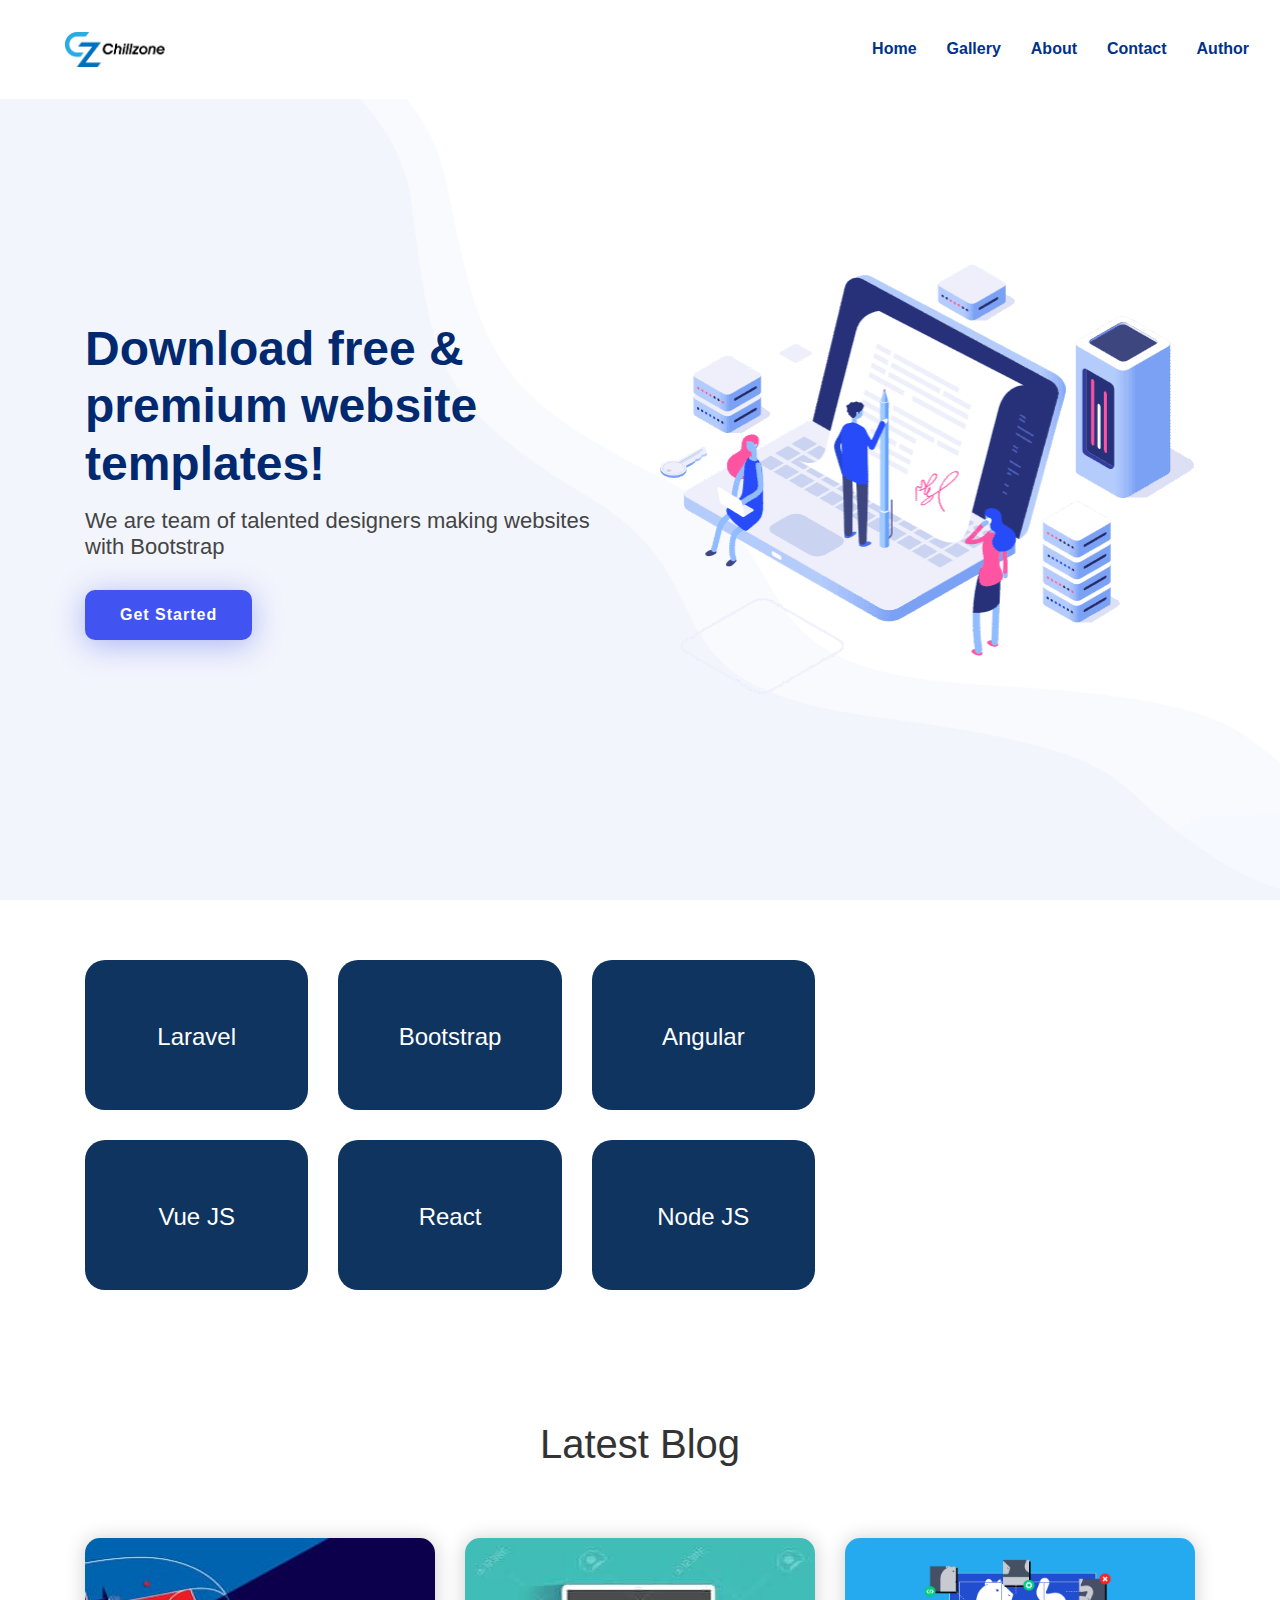
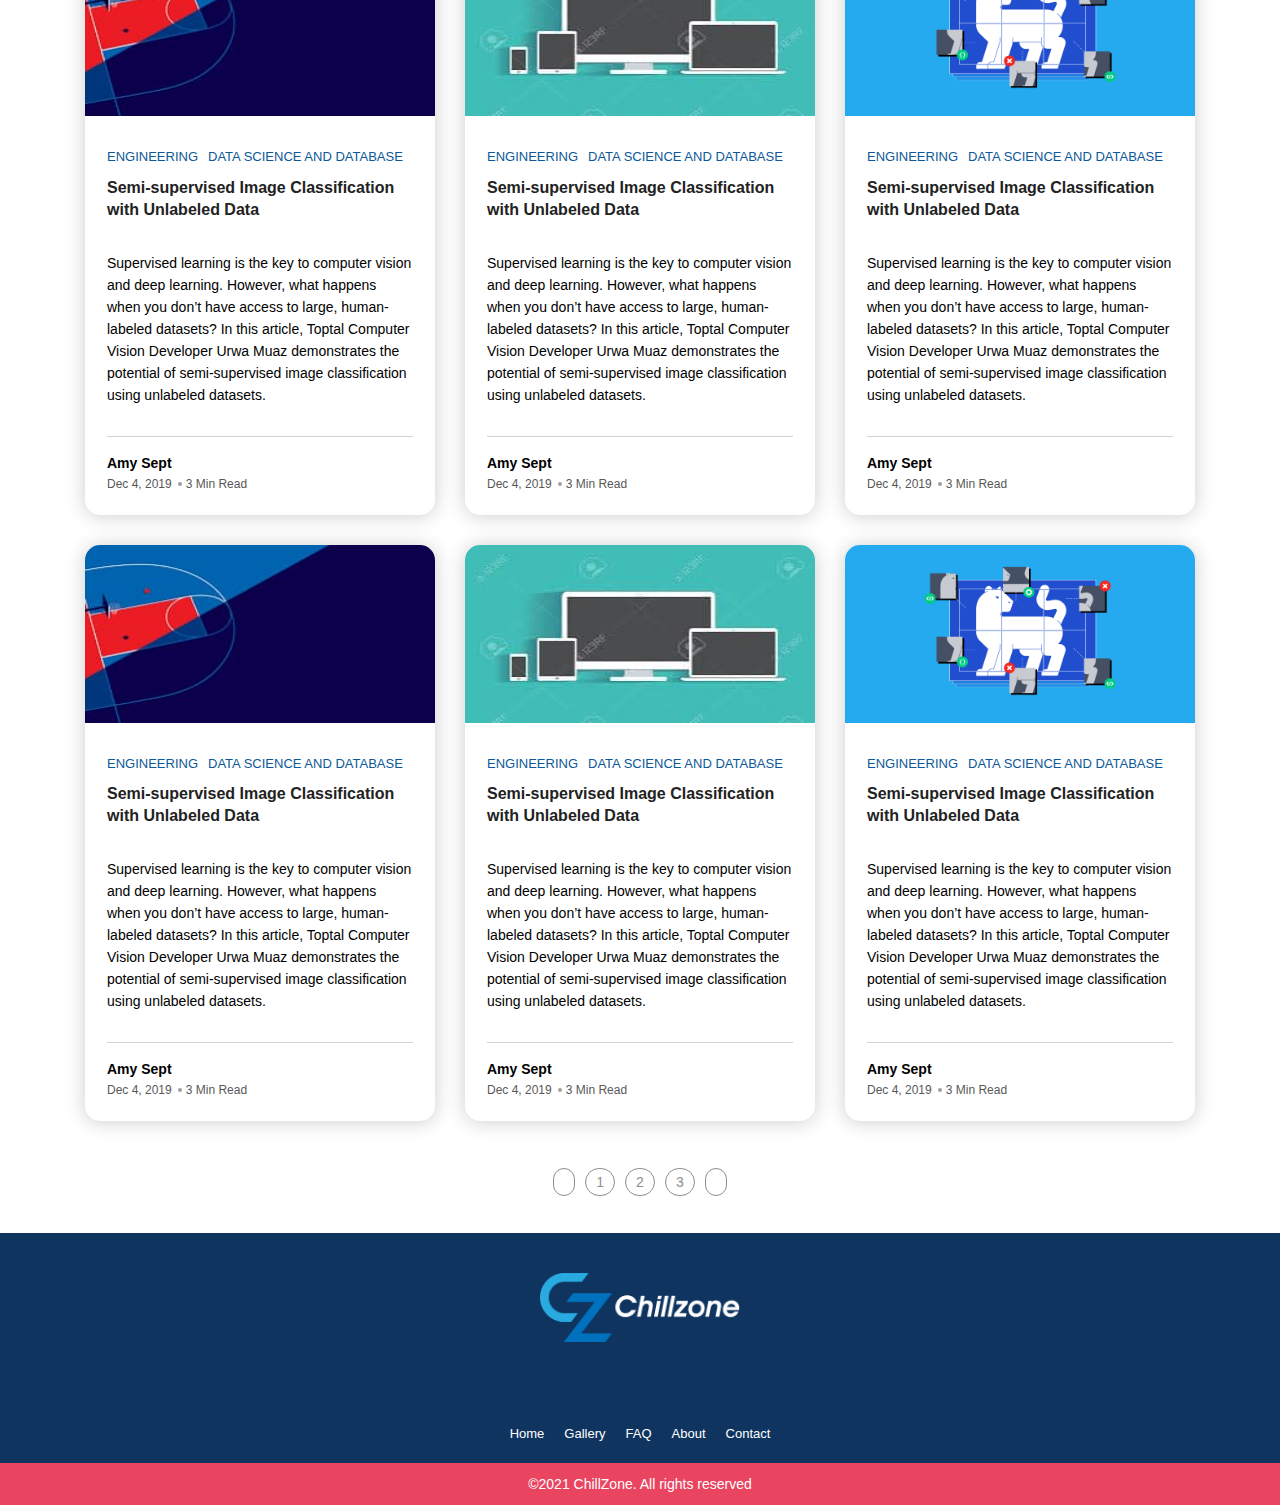
<file: index.html>
<!DOCTYPE HTML>
<html lang="zxx">
	<head>
		<meta charset="UTF-8">
	    <meta name="viewport" content="width=device-width, initial-scale=1">
		<meta name="description" content="Author: Farkhan, Taufik, Nizar">
		<title>Chillzone</title>
		<!-- FONT AWESOME -->
		<link rel="stylesheet" href="https://use.fontawesome.com/releases/v5.8.2/css/all.css" integrity="sha384-oS3vJWv+0UjzBfQzYUhtDYW+Pj2yciDJxpsK1OYPAYjqT085Qq/1cq5FLXAZQ7Ay" crossorigin="anonymous">
		<!-- BOOTSTRAP GRID CSS -->
		<link rel="stylesheet" href="./assets/css/bootstrap.min.css"/>
		<link rel="stylesheet" type="text/css" href="assets/css/owl.carousel.min.css">
		<!-- COMMON CSS -->
		<link rel="stylesheet" href="assets/css/common.css" />
		<!-- STYLE CSS -->
		<link rel="stylesheet" href="assets/css/main.css" />
		<!-- Icon -->
		<link rel="Icon" href="./img/cz.png">
		<!-- RESPONSIVE CSS -->
		<link rel="stylesheet" href="assets/css/responsive.css" />	

	</head>

	<body>

		<!-- ======= Header Baru ======= -->

		<header id="header" class="header fixed-top">
			<div class="container-fluid  container-xl d-flex align-items-center justify-content-between">
		
			  <a href="index.html" class="logo d-flex align-items-center">
				<img src="./img/Chillzone.png" alt="">
			  </a>
		
			  <nav id="navbar" class="navbar">
				<ul>
				  <li><a class="nav-link scrollto active" href="index.html">Home</a></li>
				  <li><a class="nav-link scrollto" href="gallery.html">Gallery</a></li>
				  <li><a class="nav-link scrollto" href="about_us.html">About</a></li>
				  <li><a class="nav-link scrollto" href="contact.html">Contact</a></li>
				  <li><a class="nav-link scrollto" href="contact_me.html">Author</a></li>
				</ul>
				<i class="bi bi-list mobile-nav-toggle">
					<img src="./img/hamburger.png" alt="">
				</i>
			  </nav><!-- navbar -->
		
			</div>
		  </header>
		  
		  <!-- End Header Baru -->
		
		<!-- HEADER -->
		<!-- <div style="position: relative;">
			<div class="header">
				<div class="menu_all" id="myHeader">
					<div class="container">
						<div class="row align-items-center">
							<div class="col-4 col-md-4 col-lg-4">
								<div class="logo">
									<a href="index.html">
										<div class="logo_img">
											<img src="img/Chillzone.png" alt="image">
										</div>
									</a>
								</div>
							</div>
							<div class="col-8 col-md-8 col-lg-8">
								<div class="menu_right d-flex">
									<div class="menu_right_list">
										<ul class="menu_right_ul d-flex">
											<li class="dis_fx_cntr">
												<a href="index.html">HOME</a>
											</li>
											<li>
												<a href="gallery.html">gallery</a>
											</li>
											<li>
												<a href="about_us.html">about</a>
											</li>
											
											<li>
												<a href="contact.html">CONTACT</a>
											</li>
											<li>
												<a href="contact_me.html">author</a>
											</li>
										</ul>
									</div>
									<div class="menu_srch d-flex">
										<i class="fas fa-search search_btn"></i> -->
										<!-- SEARCH INPUT -->
										<!-- <div class="header_serch dis_none">
											<div class="header_serch_input">
												<input type="" name="" placeholder="Search">
											</div>
											<div class="header_serch_i">
												<i class="fas fa-search"></i>
											</div>
										</div> -->
										<!-- SEARCH INPUT -->
									<!-- </div>
								</div>
							</div>
						</div>
					</div>
				</div>
			</div>
		</div> -->
		<!-- HEADER -->

		<!-- ======= Hero Section ======= -->
		<section id="hero" class="hero d-flex align-items-center">

			<div class="container">
			  <div class="row">
				<div class="col-lg-6 d-flex flex-column justify-content-center">
				  <h1 data-aos="fade-up">Download free & premium website templates!</h1>
				  <h2 data-aos="fade-up" data-aos-delay="400">We are team of talented designers making websites with Bootstrap</h2>
				  <div data-aos="fade-up" data-aos-delay="600">
					<div class="text-lg-start cntr-btn">
					  <a href="#latest-template" class="btn-get-started scrollto d-inline-flex align-items-center justify-content-center align-self-center">
						<span>Get Started</span>
					  </a>
					</div>
				  </div>
				</div>
				<div class="col-lg-6 hero-img" data-aos="zoom-out" data-aos-delay="200">
				  <img src="./img/hero-img.png" class="img-fluid" alt="">
				</div>
			  </div>
			</div>
		
		  </section><!-- End Hero -->

		<!-- BANNER -->
		<section class="banner_sec">
			<div class="container">
				<div class="row">
					<div class="col-12 col-md-10 col-lg-8">
						<div class="row">
							<div class="col-12 col-md-4 col-lg-4">
								<a href="./blog_post.html">
									<div class="banner_box">
										<i class="fab fa-laravel"></i>
										<h3 class="banner_box_h3">Laravel</h3>
										<p>The Toptal Blog is the top hub for developers.</p>
									</div>
								</a>
							</div>

							<div class="col-12 col-md-4 col-lg-4">
								<a href="./blog_post.html">
									<div class="banner_box">
										<i class="fab fa-bootstrap"></i>
										<h3 class="banner_box_h3">Bootstrap</h3>
										<p>The Toptal Blog is the top hub for developers.</p>
									</div>
								</a>
							</div>

							<div class="col-12 col-md-4 col-lg-4">
								<a href="./blog_post.html">
									<div class="banner_box">
										<i class="fab fa-angular"></i>
										<h3 class="banner_box_h3">Angular</h3>
										<p>The Toptal Blog is the top hub for developers.</p>
									</div>
								</a>
							</div>

							<div class="col-12 col-md-4 col-lg-4">
								<a href="./blog_post.html">
									<div class="banner_box">
										<i class="fab fa-vuejs"></i>
										<h3 class="banner_box_h3">Vue JS</h3>
										<p>The Toptal Blog is the top hub for developers.</p>
									</div>
								</a>
							</div>

							<div class="col-12 col-md-4 col-lg-4">
								<a href="./blog_post.html">
									<div class="banner_box">
										<i class="fab fa-react"></i>
										<h3 class="banner_box_h3">React</h3>
										<p>The Toptal Blog is the top hub for developers.</p>
									</div>
								</a>
							</div>

							<div class="col-12 col-md-4 col-lg-4">
								<a href="./blog_post.html">
									<div class="banner_box">
										<i class="fab fa-node-js"></i>
										<h3 class="banner_box_h3">Node JS</h3>
										<p>The Toptal Blog is the top hub for developers.</p>
									</div>
								</a>
							</div>
						</div>
					</div>
				</div>
			</div>
		</section>
		<!-- BANNER -->

		<!-- BODY -->
		<div class="home_body">
			<div class="container">
				<div class="latest_post">
					<div class="latest_post_top">
						<h1 id="latest-template" class="latest_post_h1 brdr_line">Latest Blog</h1>
					</div>
					<div class="row">
						<div class="col-12 col-md-6 col-lg-4">
							<a href="blog_post.html">
								<div class="home_card">
									<div class="home_card_top">
										<img src="img/card3.jpg" alt="image">
									</div>
									<div class="home_card_bottom">
										<div class="home_card_bottom_text">
											<ul class="home_card_bottom_text_ul">
												<li>
													<a href="blog_post.html">engineering</a>
													<span><i class="fas fa-angle-right"></i></span>
												</li>
												<li>
													<a href="blog_post.html">data science and database</a>
												</li>
											</ul>
											<a href="blog_post.html">
												<h2 class="home_card_h2">Semi-supervised Image Classification with Unlabeled Data</h2>
											</a>
											<p class="post_p">
												Supervised learning is the key to computer vision and deep learning. However, what happens when you don’t have access to large, human-labeled datasets?

												In this article, Toptal Computer Vision Developer Urwa Muaz demonstrates the potential of semi-supervised image classification using unlabeled datasets.
											</p>
											<div class="home_card_bottom_tym">
												<div class="home_card_btm_r8">
												<a href="contact_me.html"><p class="author_name">Amy Sept</p></a>
													<ul class="home_card_btm_r8_ul">
														<li>Dec 4, 2019</li>
														<li><span class="dot"></span>3 Min Read</li>
													</ul>
												</div>
											</div>
										</div>
									</div>
								</div>
							</a>
						</div>
						<div class="col-12 col-md-6 col-lg-4">
							<a href="blog_post.html">
								<div class="home_card">
									<div class="home_card_top">
										<img src="img/card2.jpg" alt="image">
									</div>
									<div class="home_card_bottom">
										<div class="home_card_bottom_text">
											<ul class="home_card_bottom_text_ul">
												<li>
													<a href="blog_post.html">engineering</a>
													<span><i class="fas fa-angle-right"></i></span>
												</li>
												<li>
													<a href="blog_post.html">data science and database</a>
												</li>
											</ul>
											<a href="blog_post.html">
												<h2 class="home_card_h2">Semi-supervised Image Classification with Unlabeled Data</h2>
											</a>
											<p class="post_p">
												Supervised learning is the key to computer vision and deep learning. However, what happens when you don’t have access to large, human-labeled datasets?

												In this article, Toptal Computer Vision Developer Urwa Muaz demonstrates the potential of semi-supervised image classification using unlabeled datasets.
											</p>
											<div class="home_card_bottom_tym">
												<div class="home_card_btm_r8">
												<a href="contact_me.html"><p class="author_name">Amy Sept</p></a>
													<ul class="home_card_btm_r8_ul">
														<li>Dec 4, 2019</li>
														<li><span class="dot"></span>3 Min Read</li>
													</ul>
												</div>
											</div>
										</div>
									</div>
								</div>
							</a>
						</div>
						<div class="col-12 col-md-6 col-lg-4">
							<a href="blog_post.html">
								<div class="home_card">
									<div class="home_card_top">
										<img src="img/card1.jpg" alt="image">
									</div>
									<div class="home_card_bottom">
										<div class="home_card_bottom_text">
											<ul class="home_card_bottom_text_ul">
												<li>
													<a href="blog_post.html">engineering</a>
													<span><i class="fas fa-angle-right"></i></span>
												</li>
												<li>
													<a href="blog_post.html">data science and database</a>
												</li>
											</ul>
											<a href="blog_post.html">
												<h2 class="home_card_h2">Semi-supervised Image Classification with Unlabeled Data</h2>
											</a>
											<p class="post_p">
												Supervised learning is the key to computer vision and deep learning. However, what happens when you don’t have access to large, human-labeled datasets?

												In this article, Toptal Computer Vision Developer Urwa Muaz demonstrates the potential of semi-supervised image classification using unlabeled datasets.
											</p>
											<div class="home_card_bottom_tym">
												<div class="home_card_btm_r8">
												<a href="contact_me.html"><p class="author_name">Amy Sept</p></a>
													<ul class="home_card_btm_r8_ul">
														<li>Dec 4, 2019</li>
														<li><span class="dot"></span>3 Min Read</li>
													</ul>
												</div>
											</div>
										</div>
									</div>
								</div>
							</a>
						</div>
						<div class="col-12 col-md-6 col-lg-4">
							<a href="blog_post.html">
								<div class="home_card">
									<div class="home_card_top">
										<img src="img/card3.jpg" alt="image">
									</div>
									<div class="home_card_bottom">
										<div class="home_card_bottom_text">
											<ul class="home_card_bottom_text_ul">
												<li>
													<a href="blog_post.html">engineering</a>
													<span><i class="fas fa-angle-right"></i></span>
												</li>
												<li>
													<a href="blog_post.html">data science and database</a>
												</li>
											</ul>
											<a href="blog_post.html">
												<h2 class="home_card_h2">Semi-supervised Image Classification with Unlabeled Data</h2>
											</a>
											<p class="post_p">
												Supervised learning is the key to computer vision and deep learning. However, what happens when you don’t have access to large, human-labeled datasets?

												In this article, Toptal Computer Vision Developer Urwa Muaz demonstrates the potential of semi-supervised image classification using unlabeled datasets.
											</p>
											<div class="home_card_bottom_tym">
												<div class="home_card_btm_r8">
												<a href="contact_me.html"><p class="author_name">Amy Sept</p></a>
													<ul class="home_card_btm_r8_ul">
														<li>Dec 4, 2019</li>
														<li><span class="dot"></span>3 Min Read</li>
													</ul>
												</div>
											</div>
										</div>
									</div>
								</div>
							</a>
						</div>
						<div class="col-12 col-md-6 col-lg-4">
							<a href="blog_post.html">
								<div class="home_card">
									<div class="home_card_top">
										<img src="img/card2.jpg" alt="image">
									</div>
									<div class="home_card_bottom">
										<div class="home_card_bottom_text">
											<ul class="home_card_bottom_text_ul">
												<li>
													<a href="blog_post.html">engineering</a>
													<span><i class="fas fa-angle-right"></i></span>
												</li>
												<li>
													<a href="blog_post.html">data science and database</a>
												</li>
											</ul>
											<a href="blog_post.html">
												<h2 class="home_card_h2">Semi-supervised Image Classification with Unlabeled Data</h2>
											</a>
											<p class="post_p">
												Supervised learning is the key to computer vision and deep learning. However, what happens when you don’t have access to large, human-labeled datasets?

												In this article, Toptal Computer Vision Developer Urwa Muaz demonstrates the potential of semi-supervised image classification using unlabeled datasets.
											</p>
											<div class="home_card_bottom_tym">
												<div class="home_card_btm_r8">
												<a href="contact_me.html"><p class="author_name">Amy Sept</p></a>
													<ul class="home_card_btm_r8_ul">
														<li>Dec 4, 2019</li>
														<li><span class="dot"></span>3 Min Read</li>
													</ul>
												</div>
											</div>
										</div>
									</div>
								</div>
							</a>
						</div>
						<div class="col-12 col-md-6 col-lg-4">
							<a href="blog_post.html">
								<div class="home_card">
									<div class="home_card_top">
										<img src="img/card1.jpg" alt="image">
									</div>
									<div class="home_card_bottom">
										<div class="home_card_bottom_text">
											<ul class="home_card_bottom_text_ul">
												<li>
													<a href="blog_post.html">engineering</a>
													<span><i class="fas fa-angle-right"></i></span>
												</li>
												<li><a href="blog_post.html">data science and database</a></li>
											</ul>
											<a href="blog_post.html">
												<h2 class="home_card_h2">Semi-supervised Image Classification with Unlabeled Data</h2>
											</a>
											<p class="post_p">
												Supervised learning is the key to computer vision and deep learning. However, what happens when you don’t have access to large, human-labeled datasets?

												In this article, Toptal Computer Vision Developer Urwa Muaz demonstrates the potential of semi-supervised image classification using unlabeled datasets.
											</p>
											<div class="home_card_bottom_tym">
												<div class="home_card_btm_r8">
												<a href="contact_me.html"><p class="author_name">Amy Sept</p></a>
													<ul class="home_card_btm_r8_ul">
														<li>Dec 4, 2019</li>
														<li><span class="dot"></span>3 Min Read</li>
													</ul>
												</div>
											</div>
										</div>
									</div>
								</div>
							</a>
						</div>
					</div>
				</div>
			</div>
					<!-- PAGINATION -->
			<div class="pagination">
				<ul class="pagination_ul d-flex">
					<li>
						<a aria-label='Previous' href="./index.html">
							<i class="fas fa-chevron-left"></i>
						</a>
					</li>
					<li>
						<a aria-label='One' href="./index.html">1</a>
					</li>
					<li>
						<a aria-label='Two' href="./index.html">2</a>
					</li>
					<li>
						<a aria-label='Three' href="./index.html">3</a>
					</li>
					<li>
						<a aria-label='Next' href="./index.html">
							<i class="fas fa-chevron-right"></i>
						</a>
					</li>
				</ul>
			</div>
			<!-- PAGINATION -->
		</div>
		<!-- BODY -->


		<!-- FOOTER -->
		<div class="footer_section">

			<a aria-label='ChillZone' href="index.html"><img class="footer-logo" src="./img/chillzoneWhite.png" alt=""></a>
			

			<div class="footer_section_social">
				<ul class="footer_section_social_ul">
					   <li>
                            <a aria-label='facebook' href="https://facebook.com" title='facebook'><i class="fab fa-facebook-f"></i></a>
                        </li>

                        <li>
                            <a aria-label='instagram' href="https://instagram.com/" title='instagram'><i class="fab fa-instagram"></i></a>
                        </li>

                        <li>
                            <a aria-label='twitter' href="https://twitter.com" title='twitter'><i class="fab fa-twitter"></i></a>
                        </li>

                        <li>
                            <a aria-label='google' href="https://google.com/" title='google'><i class="fab fa-google-plus-g"></i></a>
                        </li>
				</ul>
			</div>
			<div class="footer_section_mnu">
				<ul class="footer_section_ul">
					<li>
						<a href="index.html">Home</a>
					</li>
					<li>
						<a href="gallery.html">Gallery</a>
					</li>
					<li>
						<a href="faq.html">FAQ</a>
					</li>
					<li>
						<a href="about_us.html">About</a>
					</li>
					<li>
						<a href="contact.html">Contact</a>
					</li>
				</ul>
			</div>
		</div>
		<div class="footer_copy_right">
			<p>©2021 ChillZone. All rights reserved</p>
		</div>
		<!-- FOOTER -->


	<script src="/assets/js/jquery-3.3.1.min.js"></script>
    <script src="assets/js/owl.carousel.min.js"></script>
	<script src="assets/js/main.js"></script>
	
    
	</body>
</html>
</file>
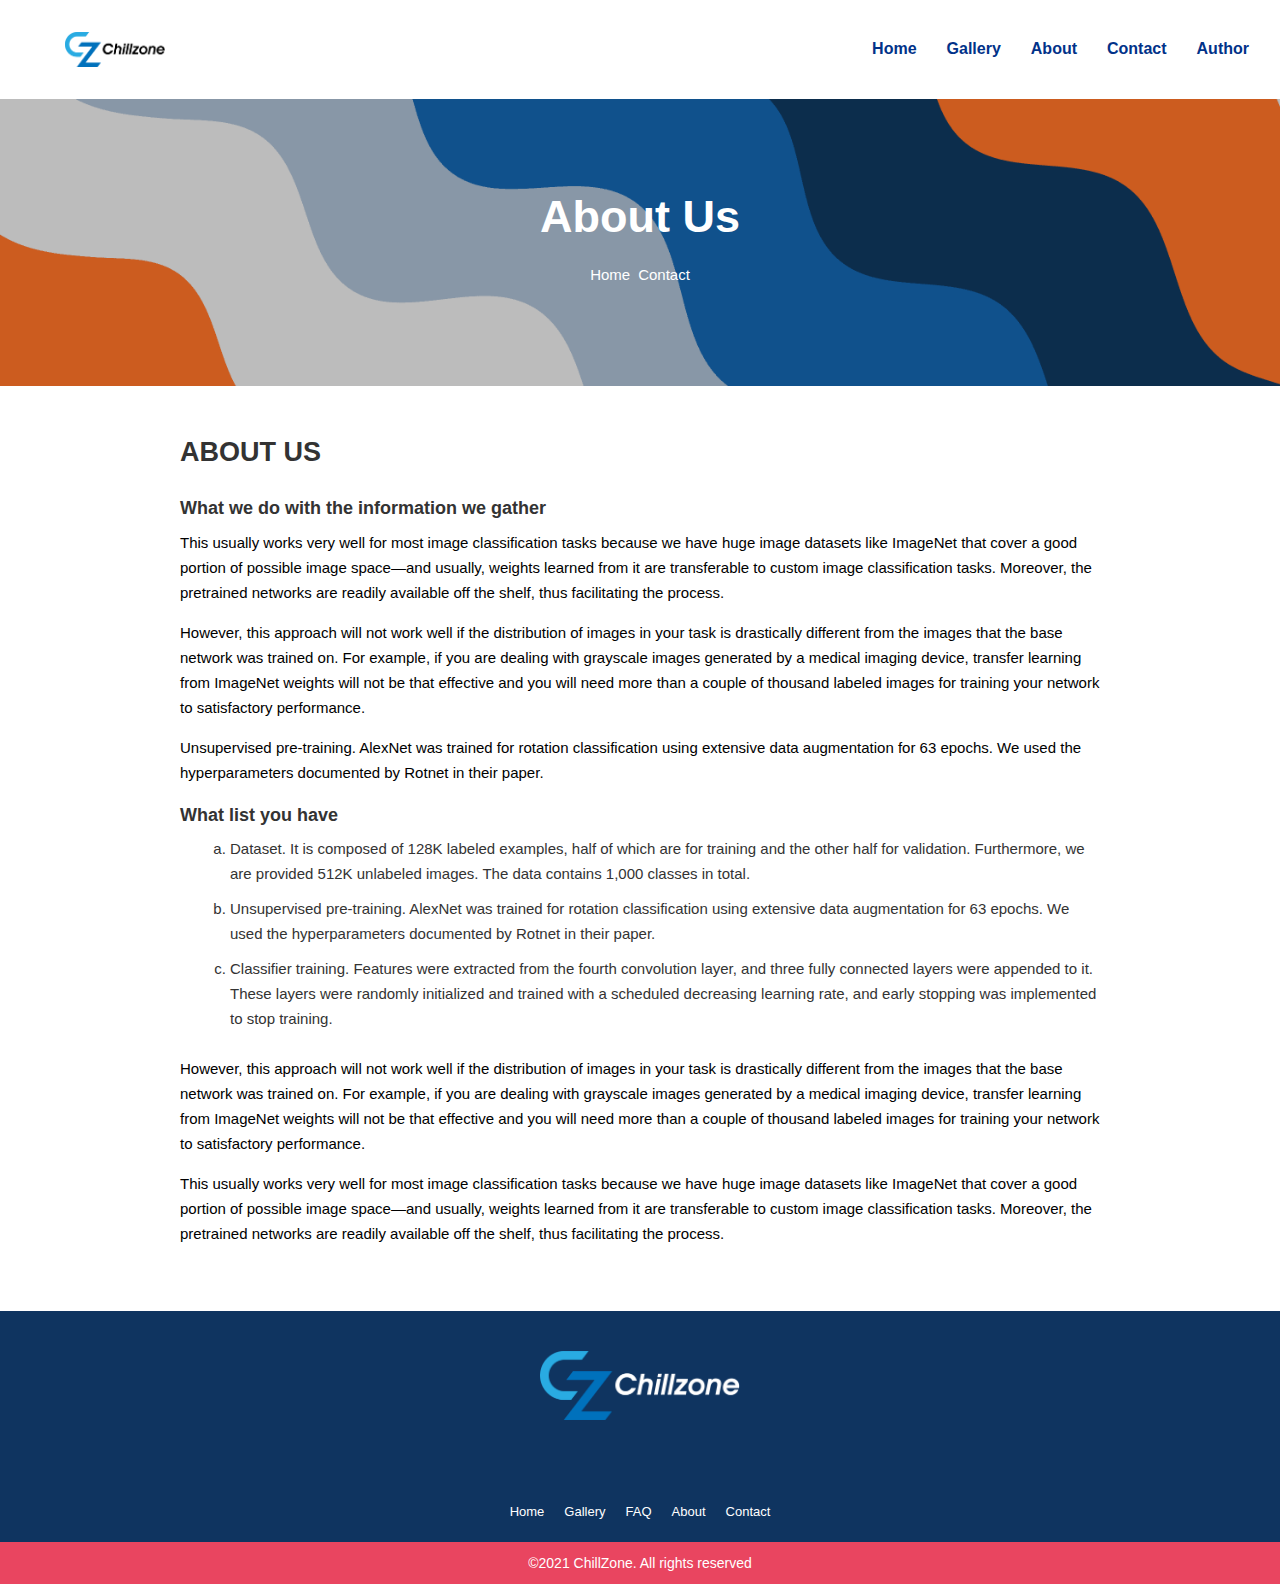
<file: about_us.html>
<!DOCTYPE HTML>
<html lang="zxx">
	<head>
		<meta charset="UTF-8">
	    <meta name="viewport" content="width=device-width, initial-scale=1">
		<title>Blog</title>
		<!-- FONT AWESOME -->
		<link rel="stylesheet" href="https://use.fontawesome.com/releases/v5.8.2/css/all.css" integrity="sha384-oS3vJWv+0UjzBfQzYUhtDYW+Pj2yciDJxpsK1OYPAYjqT085Qq/1cq5FLXAZQ7Ay" crossorigin="anonymous">
		<!-- BOOTSTRAP GRID CSS -->
		<link rel="stylesheet" href="assets/css/bootstrap.min.css" />
		<link rel="stylesheet" type="text/css" href="assets/css/owl.carousel.min.css">
		<!-- COMMON CSS -->
		<link rel="stylesheet" href="assets/css/common.css" />
		<!-- STYLE CSS -->
		<link rel="stylesheet" href="assets/css/main.css" />
		<!-- Icon -->
		<link rel="Icon" href="./img/cz.png">
		  <!-- RESPONSIVE CSS -->
		<link rel="stylesheet" href="assets/css/responsive.css" />	

	</head>

	<body>
		<!-- ======= Header Baru ======= -->

		<header id="header" class="header fixed-top">
			<div class="container-fluid  container-xl d-flex align-items-center justify-content-between">
		
			  <a href="index.html" class="logo d-flex align-items-center">
				<img src="./img/Chillzone.png" alt="">
			  </a>
		
			  <nav id="navbar" class="navbar">
				<ul>
				  <li><a class="nav-link scrollto active" href="index.html">Home</a></li>
				  <li><a class="nav-link scrollto" href="gallery.html">Gallery</a></li>
				  <li><a class="nav-link scrollto" href="about_us.html">About</a></li>
				  <li><a class="nav-link scrollto" href="contact.html">Contact</a></li>
				  <li><a class="nav-link scrollto" href="contact_me.html">Author</a></li>
				</ul>
				<i class="bi bi-list mobile-nav-toggle">
					<img src="./img/hamburger.png" alt="">
				</i>
			  </nav><!-- navbar -->
		
			</div>
		  </header>
		  
		  <!-- End Header Baru -->

		<!-- BANNER -->
		<div class="blog_banner">
			<div class="container">
				<div class="blog_banner_info">
					<div class="blog_banner_info_title pad_b20">
						<h2>About Us</h2>
					</div>
					<div class="blog_title_btm">
						<ul class="blog_title_btm_ul dis_flx">
							<li>
								<a href="">
									Home<i class="fa fa-angle-right"></i>
								</a>
							</li>
							<li>
								<a href="">
									Contact
								</a>
							</li>
						</ul>
					</div>
				</div>
			</div>
		</div>
		<!-- BANNER -->

		<!-- BODY -->
		<div class="about_us_page">
			<div class="container">
				<div class="row justify-content-center">
					<div class="col-12 col-md-11 col-lg-10">
						<div class="about_us_sec">
							<h2 class="about_us_sec_h2">ABOUT US</h2>
							<h4 class="about_us_sec_h4">What we do with the information we gather</h4>
							<p class="about_us_sec_text">This usually works very well for most image classification tasks because we have huge image datasets like ImageNet that cover a good portion of possible image space—and usually, weights learned from it are transferable to custom image classification tasks. Moreover, the pretrained networks are readily available off the shelf, thus facilitating the process.</p>
							<p class="about_us_sec_text">However, this approach will not work well if the distribution of images in your task is drastically different from the images that the base network was trained on. For example, if you are dealing with grayscale images generated by a medical imaging device, transfer learning from ImageNet weights will not be that effective and you will need more than a couple of thousand labeled images for training your network to satisfactory performance.</p>
							<p class="about_us_sec_text">Unsupervised pre-training. AlexNet was trained for rotation classification using extensive data augmentation for 63 epochs. We used the hyperparameters documented by Rotnet in their paper.</p>
							<div class="about_list">
								<h4 class="about_us_sec_h4">What list you have</h4>
								<ul class="about_us_sec_ul">
									<li>Dataset. It is composed of 128K labeled examples, half of which are for training and the other half for validation. Furthermore, we are provided 512K unlabeled images. The data contains 1,000 classes in total.</li>
									<li>Unsupervised pre-training. AlexNet was trained for rotation classification using extensive data augmentation for 63 epochs. We used the hyperparameters documented by Rotnet in their paper.</li>
									<li>Classifier training. Features were extracted from the fourth convolution layer, and three fully connected layers were appended to it. These layers were randomly initialized and trained with a scheduled decreasing learning rate, and early stopping was implemented to stop training.</li>
								</ul>
							</div>
							<p class="about_us_sec_text">However, this approach will not work well if the distribution of images in your task is drastically different from the images that the base network was trained on. For example, if you are dealing with grayscale images generated by a medical imaging device, transfer learning from ImageNet weights will not be that effective and you will need more than a couple of thousand labeled images for training your network to satisfactory performance.</p>
							<p class="about_us_sec_text">This usually works very well for most image classification tasks because we have huge image datasets like ImageNet that cover a good portion of possible image space—and usually, weights learned from it are transferable to custom image classification tasks. Moreover, the pretrained networks are readily available off the shelf, thus facilitating the process.</p>
						</div>
					</div>
				</div>
			</div>
		</div>
		<!-- BODY -->

		<!-- FOOTER -->
		<div class="footer_section">

			<a aria-label='ChillZone' href="index.html"><img class="footer-logo" src="./img/chillzoneWhite.png" alt=""></a>
			

			<div class="footer_section_social">
				<ul class="footer_section_social_ul">
					   <li>
                            <a aria-label='facebook' href="https://facebook.com" title='facebook'><i class="fab fa-facebook-f"></i></a>
                        </li>

                        <li>
                            <a aria-label='instagram' href="https://instagram.com/" title='instagram'><i class="fab fa-instagram"></i></a>
                        </li>

                        <li>
                            <a aria-label='twitter' href="https://twitter.com" title='twitter'><i class="fab fa-twitter"></i></a>
                        </li>

                        <li>
                            <a aria-label='google' href="https://google.com/" title='google'><i class="fab fa-google-plus-g"></i></a>
                        </li>
				</ul>
			</div>
			<div class="footer_section_mnu">
				<ul class="footer_section_ul">
					<li>
						<a href="index.html">Home</a>
					</li>
					<li>
						<a href="gallery.html">Gallery</a>
					</li>
					<li>
						<a href="faq.html">FAQ</a>
					</li>
					<li>
						<a href="about_us.html">About</a>
					</li>
					<li>
						<a href="contact.html">Contact</a>
					</li>
				</ul>
			</div>
		</div>
		<div class="footer_copy_right">
			<p>©2021 ChillZone. All rights reserved</p>
		</div>
		<!-- FOOTER -->
	<script src="/assets/js/jquery-3.3.1.min.js"></script>
    <script src="assets/js/owl.carousel.min.js"></script>
	<script src="assets/js/main.js"></script>
	
    
	</body>
</html>
</file>
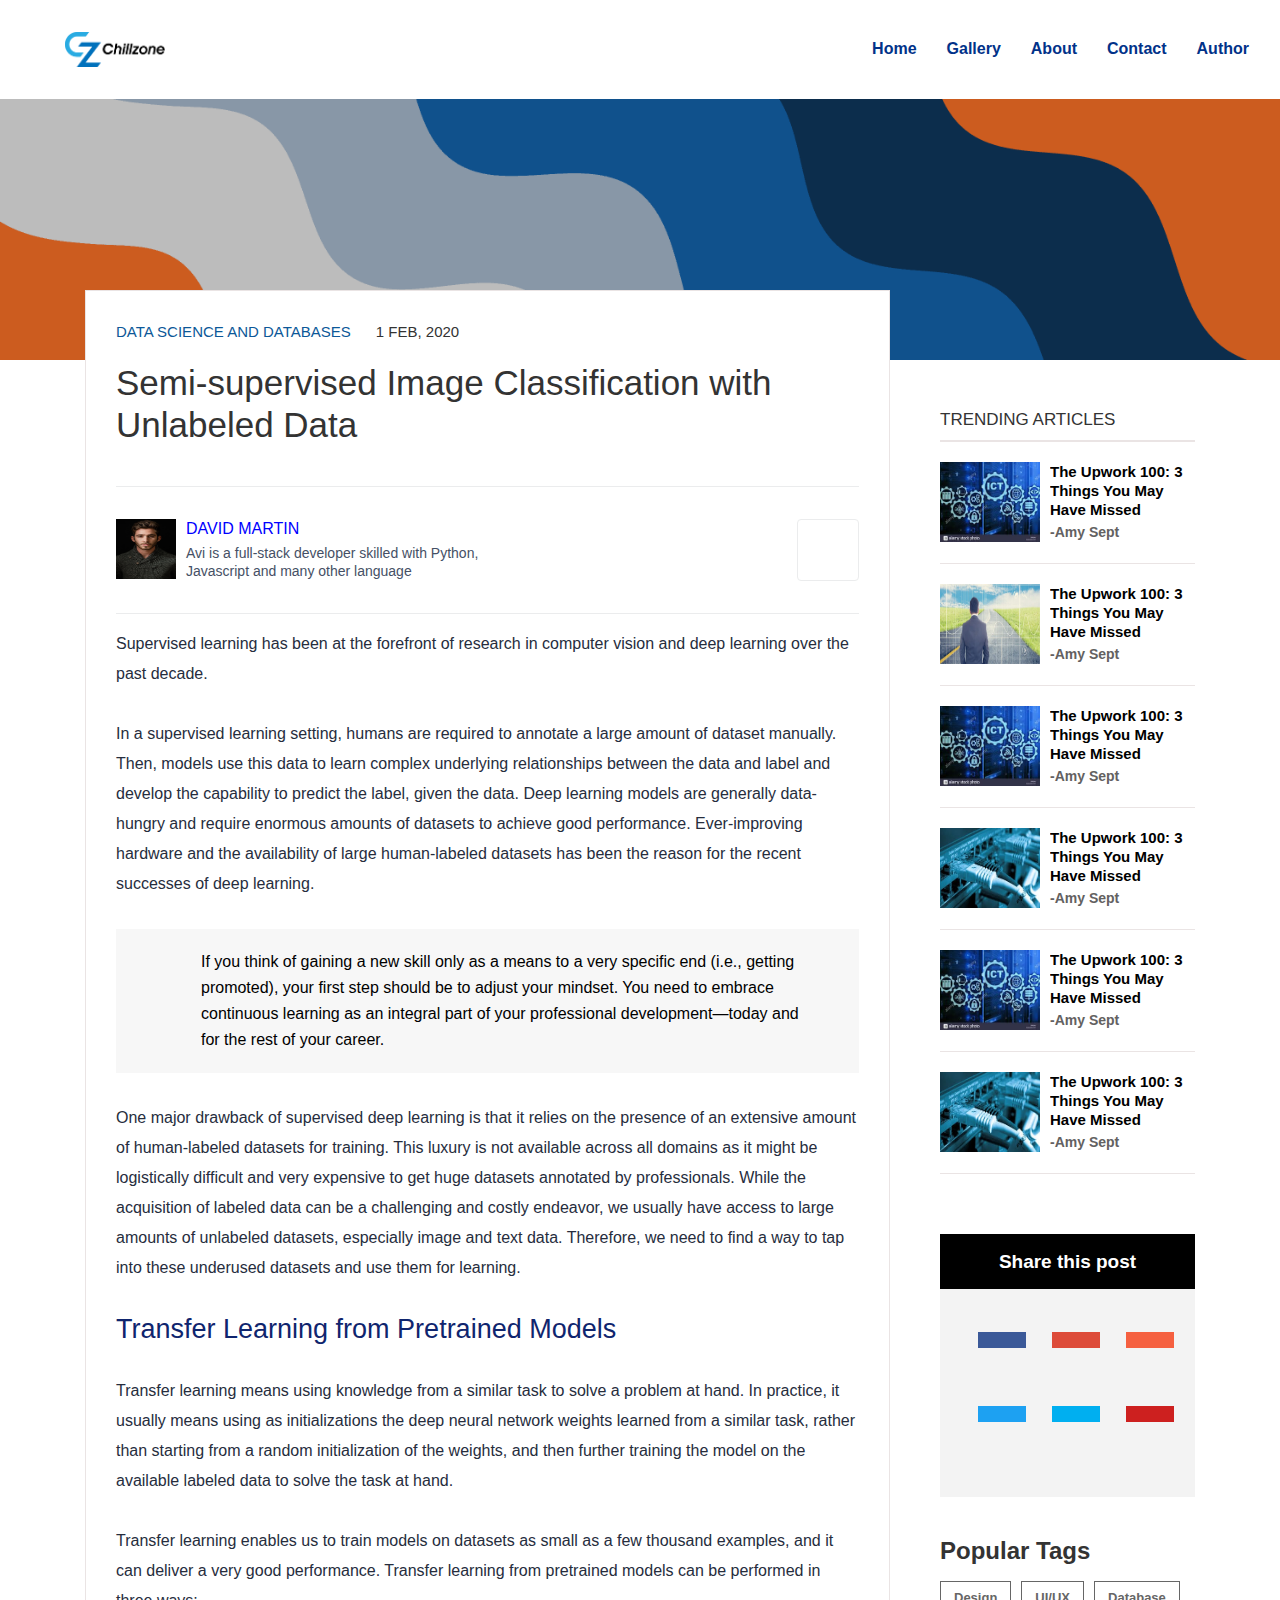
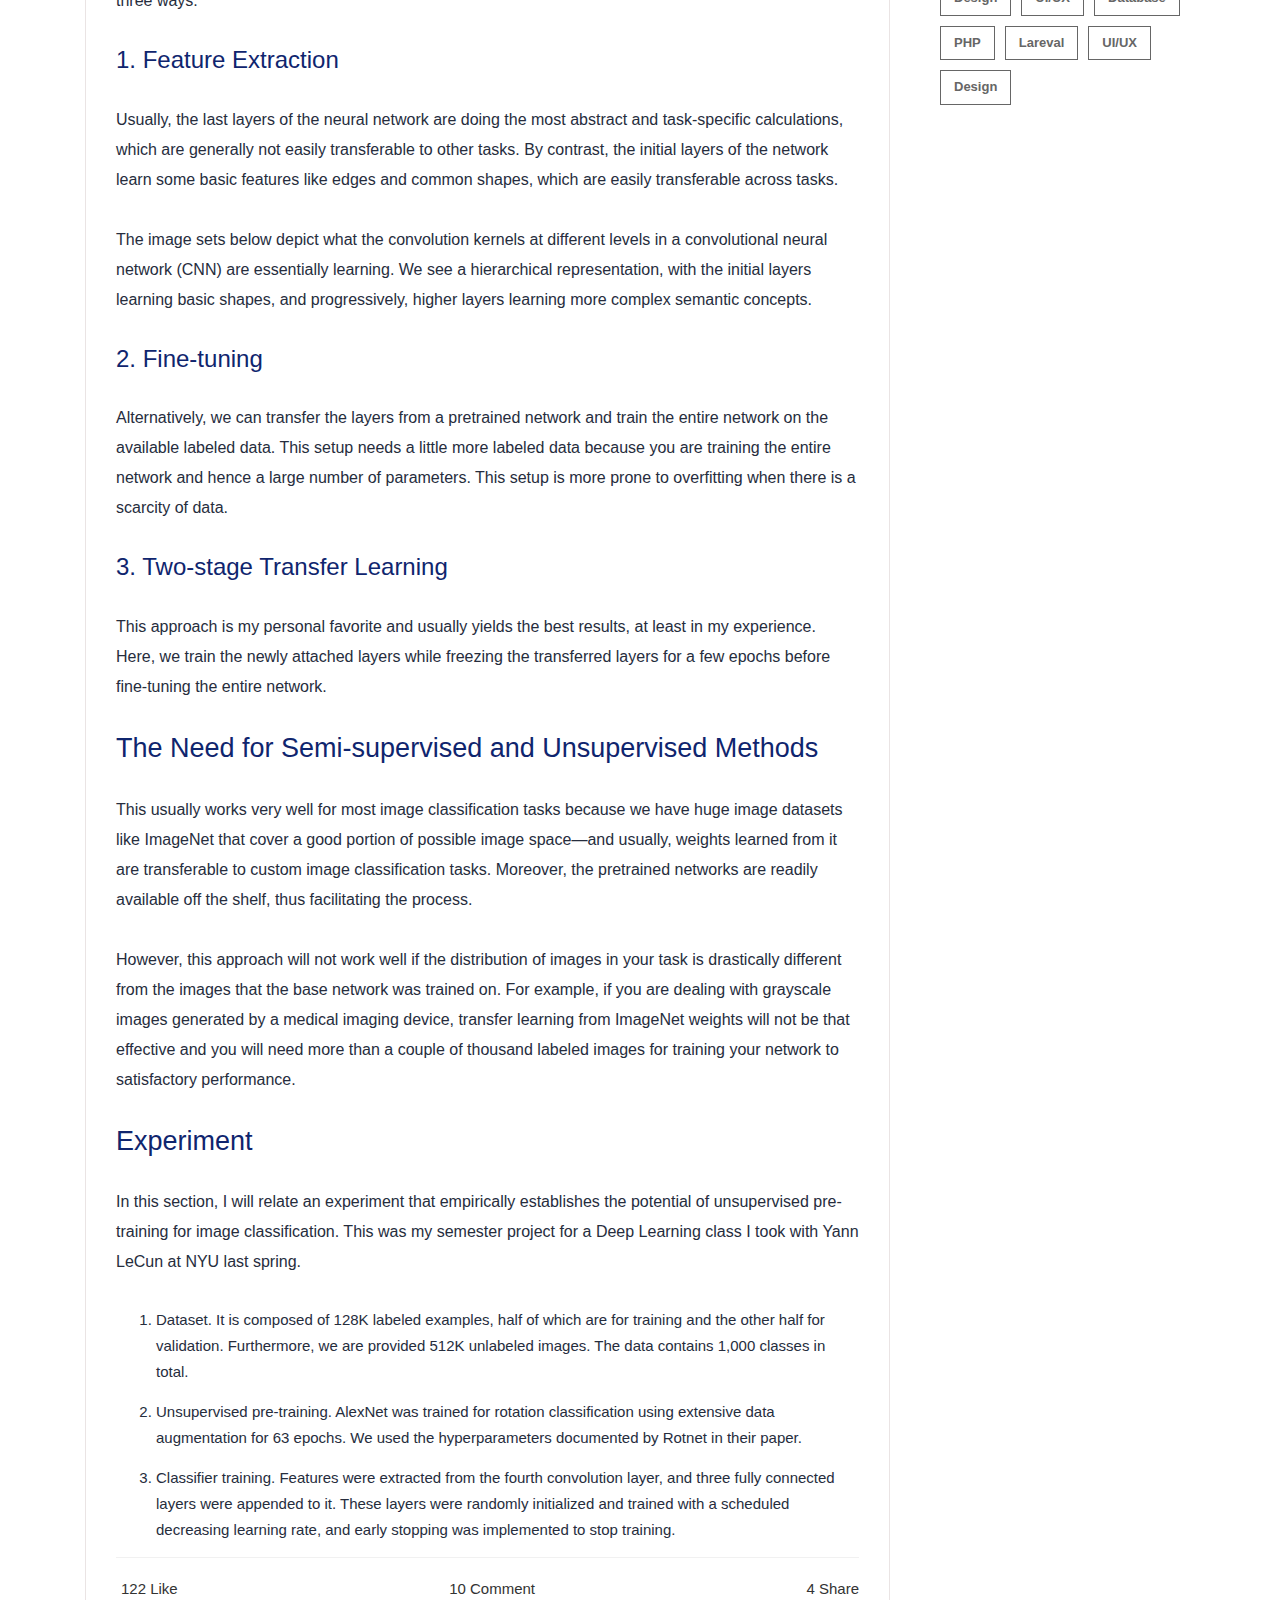
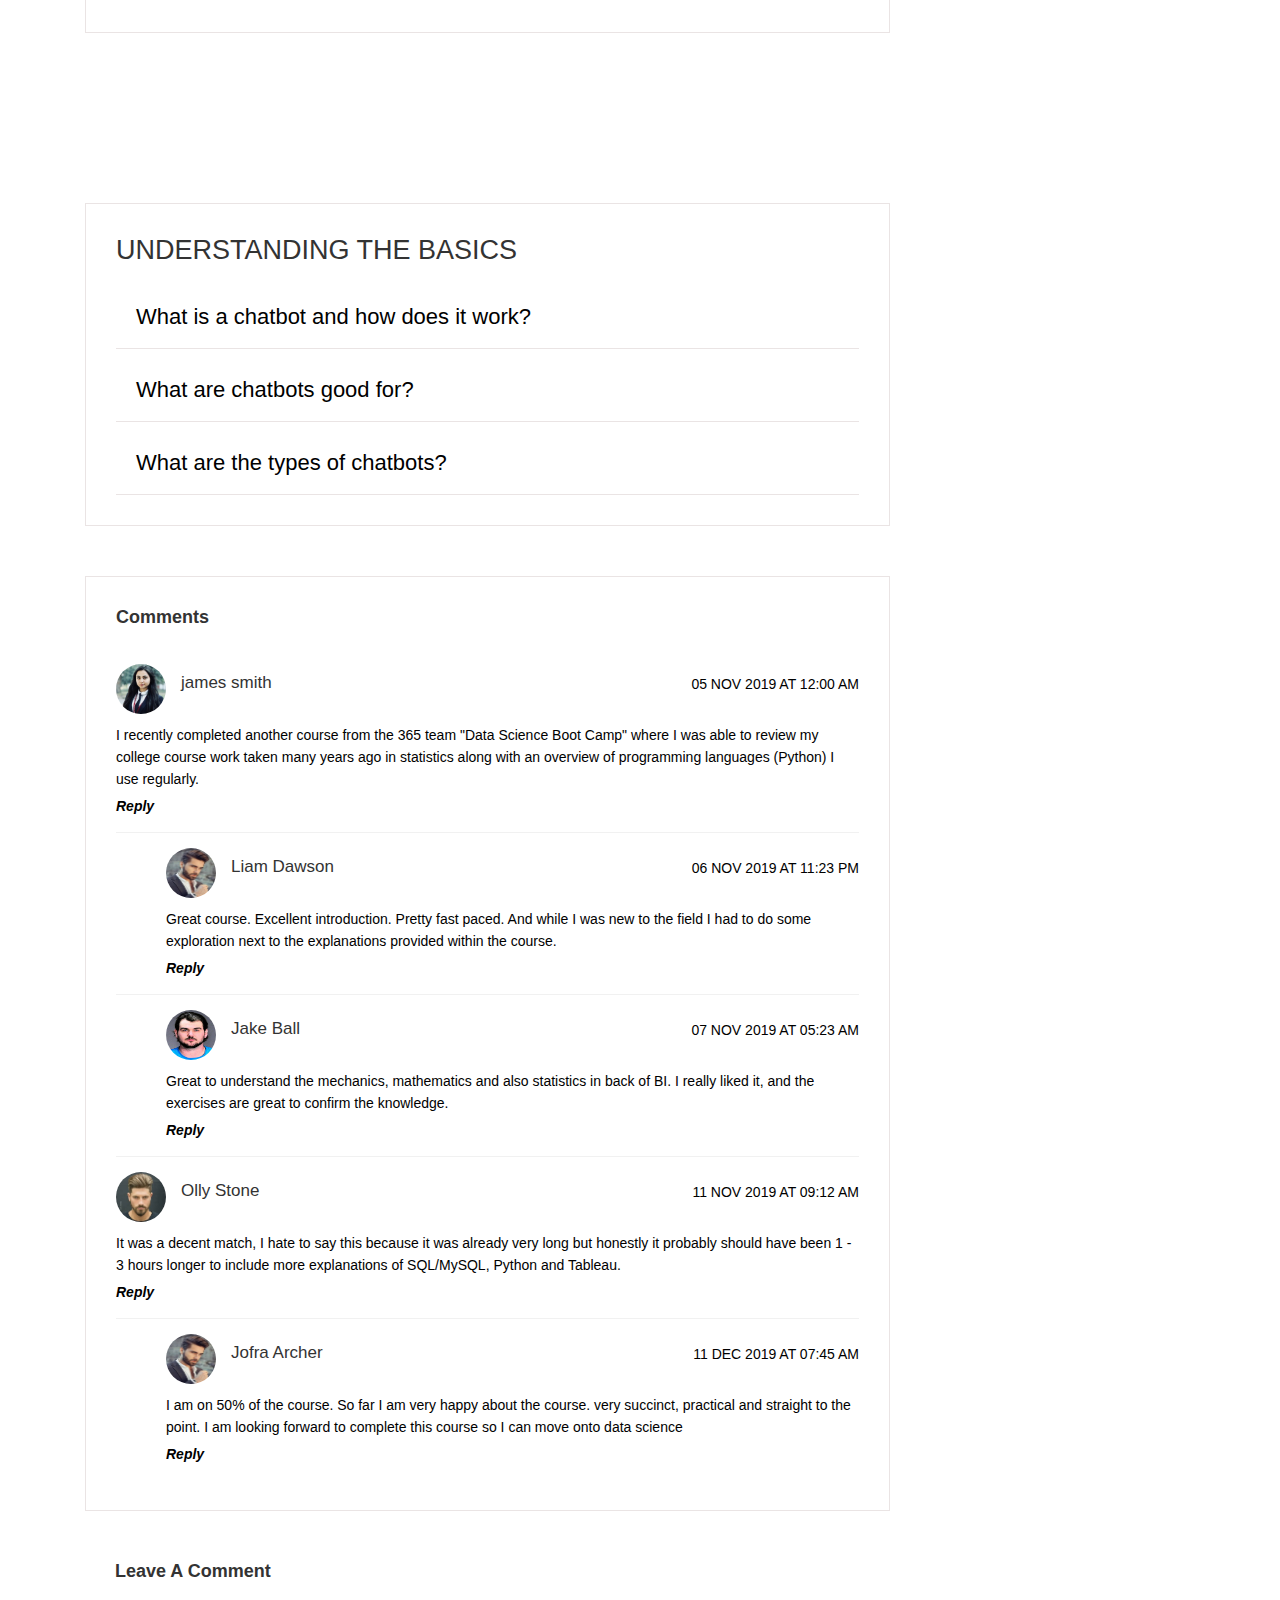
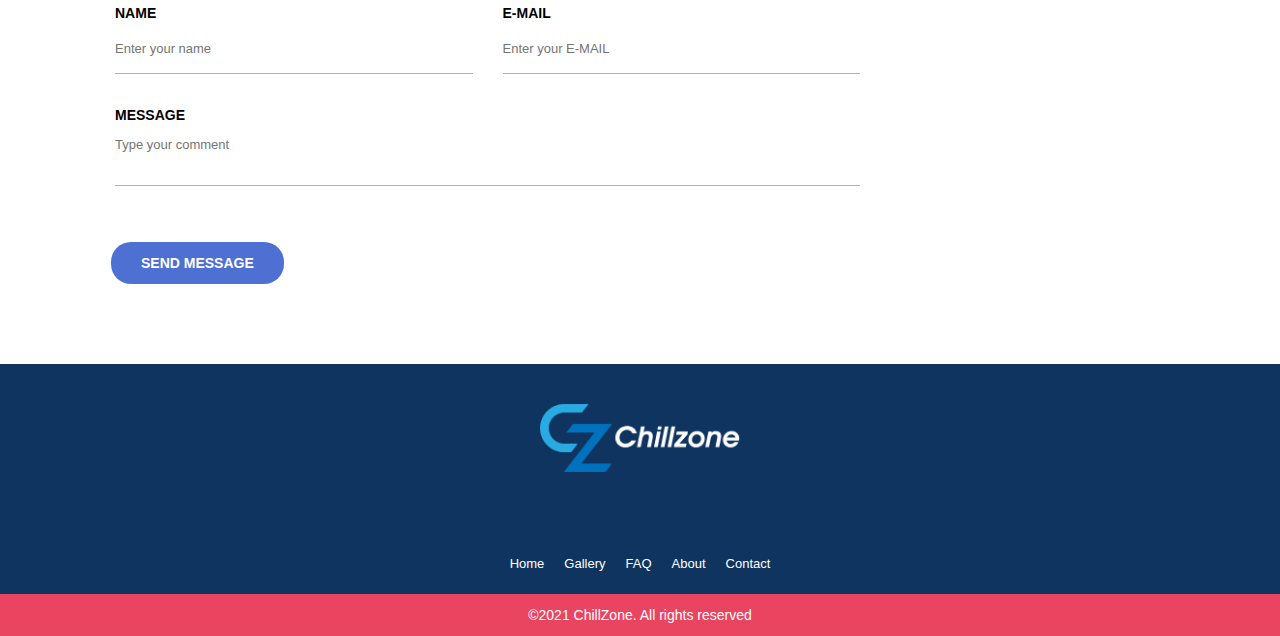
<file: blog_post.html>
<!DOCTYPE HTML>
<html lang="zxx">
	<head>
		<meta charset="UTF-8">
	    <meta name="viewport" content="width=device-width, initial-scale=1">
		<title>Post</title>
		<!-- FONT AWESOME -->
		<link rel="stylesheet" href="https://use.fontawesome.com/releases/v5.8.2/css/all.css" integrity="sha384-oS3vJWv+0UjzBfQzYUhtDYW+Pj2yciDJxpsK1OYPAYjqT085Qq/1cq5FLXAZQ7Ay" crossorigin="anonymous">
		<!-- BOOTSTRAP GRID CSS -->
		<link rel="stylesheet" href="assets/css/bootstrap.min.css" />
		<link rel="stylesheet" type="text/css" href="assets/css/owl.carousel.min.css">
		<!-- COMMON CSS -->
		<link rel="stylesheet" href="assets/css/common.css" />
		<!-- STYLE CSS -->
		<link rel="stylesheet" href="assets/css/main.css" />
		<!-- Icon -->
		<link rel="Icon" href="./img/cz.png">	
		  <!-- RESPONSIVE CSS -->
		<link rel="stylesheet" href="assets/css/responsive.css" />	

	</head>

	<body>
		<!-- ======= Header Baru ======= -->

		<header id="header" class="header fixed-top">
			<div class="container-fluid  container-xl d-flex align-items-center justify-content-between">
		
			  <a href="index.html" class="logo d-flex align-items-center">
				<img src="./img/Chillzone.png" alt="">
			  </a>
		
			  <nav id="navbar" class="navbar">
				<ul>
				  <li><a class="nav-link scrollto active" href="index.html">Home</a></li>
				  <li><a class="nav-link scrollto" href="gallery.html">Gallery</a></li>
				  <li><a class="nav-link scrollto" href="about_us.html">About</a></li>
				  <li><a class="nav-link scrollto" href="contact.html">Contact</a></li>
				  <li><a class="nav-link scrollto" href="contact_me.html">Author</a></li>
				</ul>
				<i class="bi bi-list mobile-nav-toggle">
					<img src="./img/hamburger.png" alt="">
				</i>
			  </nav><!-- navbar -->
		
			</div>
		  </header>
		  
		  <!-- End Header Baru -->

		<!-- BANNER -->
		<div class="blog_banner">
			
		</div>
		<!-- BANNER -->

		<!-- BODY -->
		<div class="blog_post_sec_all">
			<div class="container">
				<div class="row">
					<div class="cl-12 col-md-12 col-lg-9">
						<div class="blog_post_left">
							<div class="blog_post_sec">
								<div class="blog_post_top">
									<ul class="blog_post_top_ul">
										<li>
											<a href="blog.html">DATA SCIENCE AND DATABASES</a>
										</li>
										<li>1 Feb, 2020</li>
									</ul>
								</div>
								<div class="blog_post">
									<h1 class="blog_post_h1">Semi-supervised Image Classification with Unlabeled Data</h1>
									<div class="post_author_sec">
										<div class="post_author_left">
											<div class="post_author_img">
												<img src="img/man1.jpg" alt="image">
											</div>
											<div class="post_author_info">
											<a href="contact_me.html"><h4 class="post_author_title">David Martin</h4></a>
												<P>Avi is a full-stack developer skilled with Python, Javascript and many other language</P>
											</div>
										</div>
										<div class="post_author_r8">
											<i class="fas fa-share-alt"></i>
										</div>
									</div>
									<p class="blog_post_text">
										Supervised learning has been at the forefront of research in computer vision and deep learning over the past decade.
									</p>
									<p class="blog_post_text">
										In a supervised learning setting, humans are required to annotate a large amount of dataset manually. Then, models use this data to learn complex underlying relationships between the data and label and develop the capability to predict the label, given the data. Deep learning models are generally data-hungry and require enormous amounts of datasets to achieve good performance. Ever-improving hardware and the availability of large human-labeled datasets has been the reason for the recent successes of deep learning.
									</p>
									<div class="spcl_line mar_b30">
											<p class="spcl_line_p">
												If you think of gaining a new skill only as a means to a very specific end (i.e., getting promoted), your first step should be to adjust your mindset. You need to embrace continuous learning as an integral part of your professional development—today and for the rest of your career.
												</p>
											</div>
									<p class="blog_post_text">
										One major drawback of supervised deep learning is that it relies on the presence of an extensive amount of human-labeled datasets for training. This luxury is not available across all domains as it might be logistically difficult and very expensive to get huge datasets annotated by professionals. While the acquisition of labeled data can be a challenging and costly endeavor, we usually have access to large amounts of unlabeled datasets, especially image and text data. Therefore, we need to find a way to tap into these underused datasets and use them for learning.
									</p>
									<h2 class="blog_post_h2">Transfer Learning from Pretrained Models</h2>
									<p class="blog_post_text">
										Transfer learning means using knowledge from a similar task to solve a problem at hand. In practice, it usually means using as initializations the deep neural network weights learned from a similar task, rather than starting from a random initialization of the weights, and then further training the model on the available labeled data to solve the task at hand.
									</p>
									<p class="blog_post_text">Transfer learning enables us to train models on datasets as small as a few thousand examples, and it can deliver a very good performance. Transfer learning from pretrained models can be performed in three ways:</p>
									<h3 class="blog_post_h3">1. Feature Extraction</h3>
									<p class="blog_post_text">Usually, the last layers of the neural network are doing the most abstract and task-specific calculations, which are generally not easily transferable to other tasks. By contrast, the initial layers of the network learn some basic features like edges and common shapes, which are easily transferable across tasks.</p>
									<p class="blog_post_text">The image sets below depict what the convolution kernels at different levels in a convolutional neural network (CNN) are essentially learning. We see a hierarchical representation, with the initial layers learning basic shapes, and progressively, higher layers learning more complex semantic concepts.

									</p>
									<h3 class="blog_post_h3">2. Fine-tuning</h3>
									<p class="blog_post_text">Alternatively, we can transfer the layers from a pretrained network and train the entire network on the available labeled data. This setup needs a little more labeled data because you are training the entire network and hence a large number of parameters. This setup is more prone to overfitting when there is a scarcity of data.</p>
									<h3 class="blog_post_h3">3. Two-stage Transfer Learning</h3>
									<p class="blog_post_text">
										This approach is my personal favorite and usually yields the best results, at least in my experience. Here, we train the newly attached layers while freezing the transferred layers for a few epochs before fine-tuning the entire network.
									</p>
									<h2 class="blog_post_h2">The Need for Semi-supervised and Unsupervised Methods</h2>
									<p class="blog_post_text">
										This usually works very well for most image classification tasks because we have huge image datasets like ImageNet that cover a good portion of possible image space—and usually, weights learned from it are transferable to custom image classification tasks. Moreover, the pretrained networks are readily available off the shelf, thus facilitating the process.
									</p>
									<p class="blog_post_text">
										However, this approach will not work well if the distribution of images in your task is drastically different from the images that the base network was trained on. For example, if you are dealing with grayscale images generated by a medical imaging device, transfer learning from ImageNet weights will not be that effective and you will need more than a couple of thousand labeled images for training your network to satisfactory performance.
									</p>
									<h2 class="blog_post_h2">Experiment</h2>
									<p class="blog_post_text">
										In this section, I will relate an experiment that empirically establishes the potential of unsupervised pre-training for image classification. This was my semester project for a Deep Learning class I took with Yann LeCun at NYU last spring.
									</p>
									<ul class="blog_post_ul">
										<li>Dataset. It is composed of 128K labeled examples, half of which are for training and the other half for validation. Furthermore, we are provided 512K unlabeled images. The data contains 1,000 classes in total.</li>
										<li>Unsupervised pre-training. AlexNet was trained for rotation classification using extensive data augmentation for 63 epochs. We used the hyperparameters documented by Rotnet in their paper.</li>
										<li>Classifier training. Features were extracted from the fourth convolution layer, and three fully connected layers were appended to it. These layers were randomly initialized and trained with a scheduled decreasing learning rate, and early stopping was implemented to stop training.</li>
									</ul>
									<div class="riview_post">
										<ul class="riview_post_ul">
											<li><i class="far fa-thumbs-up"></i>122 Like</li>
											<li><i class="far fa-comments"></i>10 Comment</li>
											<li><i class="far fa-share-square"></i>4 Share</li>
										</ul>
									</div>	
								</div>	
							</div>
							<div class="post_que">
								<h2 class="post_que_h2">UNDERSTANDING THE BASICS</h2>
								<!-- ITEAM -->
								<div class="post_que_single">
									<div class="post_que_single_top">
										<i class="fas fa-angle-right"></i>
										<p class="post_que_title">What is a chatbot and how does it work?</p>
									</div>
									<div class="post_que_single_btm dis_none">
										<p class="post_que_text">
											Chatbot terminology causes confusion. Chatbots are computer programs that respond to human messages. They are designed one of two ways: The first is based on rules that dictate the bot’s replies to specific commands. The second is with AI, where the goal is to comprehend the nuances of human language.
										</p>
									</div>
								</div>	
									<!-- ITEAM -->

									<!-- ITEAM -->
								<div class="post_que_single">
									<div class="post_que_single_top">
										<i class="fas fa-angle-right"></i>
										<p class="post_que_title">What are chatbots good for?</p>
									</div>
									<div class="post_que_single_btm dis_none">
										<p class="post_que_text">
											Some chatbots are designed to carry on casual conversations. Others act as customer service reps, providing deals, booking dates, and product support. There are also “digital assistants” that can do everything listed above while providing hundreds of extra features, like banking, home security, and traffic advice.
										</p>
									</div>
								</div>	
									<!-- ITEAM -->

									<!-- ITEAM -->
								<div class="post_que_single">
									<div class="post_que_single_top">
										<i class="fas fa-angle-right"></i>
										<p class="post_que_title">What are the types of chatbots?</p>
									</div>
									<div class="post_que_single_btm dis_none">
										<p class="post_que_text">
											Chatbot terminology causes confusion. Chatbots are computer programs that respond to human messages. They are designed one of two ways: The first is based on rules that dictate the bot’s replies to specific commands. The second is with AI, where the goal is to comprehend the nuances of human language.
										</p>
									</div>
								</div>	
									<!-- ITEAM -->
							</div>
							<div class="post_dtls_cmnt_sec mar_t20">
								<h2 class="post_dtls_title2 pad_b20">Comments</h2>
								<!-- comment -->
								<div class="cmnt_box_all">
									<div class="cmnt_box_top dis_flx">
										<div class="cmnt_box_top_left d-flex">
											<div class="cmnt_img mar_r15">
												<img src="img/girl-cmnt.jpg" alt="image">
											</div>
											<div class="cmnnt_name">
												<div class="cmnt_name_left">
													<h4 class="tchr_nam mar_b10">james smith</h4>
												</div>
												<div class="cmnt_name_right">
													<p class="cmnt_name_right_p">05 Nov 2019 AT 12:00 AM</p>
												</div>
											</div>
										</div>
															
									</div>

									<div class="cmnnt_p pad_t10">
										<p>
											I recently completed another course from the 365 team "Data Science Boot Camp" where I was able to review my college course work taken many years ago in statistics along with an overview of programming languages (Python) I use regularly. 
										</p>
										<p class="post_reply mar_t5">Reply</p>
									</div>
								</div>
								<!-- comment -->

								<!-- reply -->
								<div class="cmnt_box_all reply_sec">
									<div class="cmnt_box_top dis_flx">
										<div class="cmnt_box_top_left d-flex">
											<div class="cmnt_img mar_r15">
												<img src="img/girl2-cmnt.jpg" alt="image">
											</div>
											<div class="cmnnt_name">
												<div class="cmnt_name_left dis_fx_cntr">
													<h4 class="tchr_nam mar_b10">Liam Dawson</h4>	
												</div>
												<div class="cmnt_name_right">
													<p class="cmnt_name_right_p">06 Nov 2019 AT 11:23 PM</p>
												</div>
											</div>
										</div>
															
									</div>

									<div class="cmnnt_p pad_t10">
										<p>
											Great course. Excellent introduction. Pretty fast paced. And while I was new to the field I had to do some exploration next to the explanations provided within the course.
										</p>
										<p class="post_reply mar_t5">Reply</p>
									</div>
								</div>
								<div class="cmnt_box_all reply_sec">
									<div class="cmnt_box_top d-flex">
										<div class="cmnt_box_top_left d-flex">
											<div class="cmnt_img mar_r15">
												<img src="img/girl3-cmnt.jpg" alt="image">
											</div>
											<div class="cmnnt_name">
												<div class="cmnt_name_left dis_fx_cntr">
													<h4 class="tchr_nam mar_b10">Jake Ball</h4>
													<div class="cmnt_name_left_rating">
													</div>	
												</div>
												<div class="cmnt_name_right">
													<p class="cmnt_name_right_p">07 Nov 2019 AT 05:23 AM</p>
												</div>
											</div>
										</div>
															
									</div>

									<div class="cmnnt_p pad_t10">
										<p>
											Great to understand the mechanics, mathematics and also statistics in back of BI. I really liked it, and the exercises are great to confirm the knowledge.
										</p>
										<p class="post_reply mar_t5">Reply</p>
									</div>
								</div>
								<!-- reply -->

								<!-- comment -->
								<div class="cmnt_box_all">
									<div class="cmnt_box_top dis_flx">
										<div class="cmnt_box_top_left d-flex">
											<div class="cmnt_img mar_r15">
												<img src="img/girl4-cmnt.jpg" alt="image">
											</div>
											<div class="cmnnt_name">
												<div class="cmnt_name_left">
													<h4 class="tchr_nam mar_b10">Olly Stone</h4>
												</div>
												<div class="cmnt_name_right">
													<p class="cmnt_name_right_p">11 Nov 2019 AT 09:12 AM</p>
												</div>
											</div>
										</div>
															
									</div>

									<div class="cmnnt_p pad_t10">
										<p>
											It was a decent match, I hate to say this because it was already very long but honestly it probably should have been 1 - 3 hours longer to include more explanations of SQL/MySQL, Python and Tableau.
										</p>
										<p class="post_reply mar_t5">Reply</p>
									</div>
								</div>
								<!-- comment -->

								<!-- iteam -->
								<div class="cmnt_box_all reply_sec">
									<div class="cmnt_box_top dis_flx">
										<div class="cmnt_box_top_left d-flex">
											<div class="cmnt_img mar_r15">
												<img src="img/girl2-cmnt.jpg" alt="image">
											</div>
											<div class="cmnnt_name">
												<div class="cmnt_name_left">
													<h4 class="tchr_nam mar_b10">Jofra Archer</h4>
												</div>
												<div class="cmnt_name_right">
													<p class="cmnt_name_right_p">11 Dec 2019 AT 07:45 AM</p>
												</div>
											</div>
										</div>
															
									</div>

									<div class="cmnnt_p pad_t10">
										<p>
											I am on 50% of the course. So far I am very happy about the course. very succinct, practical and straight to the point. I am looking forward to complete this course so I can move onto data science
										</p>
										<p class="post_reply mar_t5">Reply</p>
									</div>
								</div>
								<!-- iteam -->
							</div>

							<!--WRITE COMMENT BOX -->
								<div class="cmnt_frm mar_t30">
									<h2 class="post_dtls_title2 pad_b20">Leave A Comment</h2>
								<div class="cmnt_frm_all">
									<div class="row">
										<div class="col-12 col-md-6 col-lg-6">
											<div class="cmnt_input">
												<p>NAME</p>
												<input type="text" placeholder="Enter your name">
											</div>
										</div>
										<div class="col-12 col-md-6 col-lg-6">
											<div class="cmnt_input">
												<p>E-MAIL</p>
												<input type="text" placeholder="Enter your E-MAIL">
											</div>
										</div>
										<div class="col-12 col-md-12 col-lg-12">
											<div class="cmnt_input">
												<p class="mar_b10">MESSAGE</p>
												<textarea placeholder="Type your comment" name="message" required=""></textarea>
											</div>
										</div>
										<div class="dtls_frm_btn mar_t20">
											<button class="btn1">send message</button>
										</div>
									</div>
								</div>
							</div>
							<!--WRITE COMMENT BOX -->
						</div>
					</div>
					<div class="col-12 col-md-12 col-lg-3">
						<div class="blog_post_r8">
								<h4 class="trnd_artcl_h4">TRENDING ARTICLES</h4>
							<div class="blog_post_r8_all">
								<!-- iteam -->
								<div class="blog_post_r8_item">
									<div class="blog_post_item_lft">
										<img src="img/man3.jpg" alt="image">
									</div>
									<div class="blog_post_item_r8">
										<a href="">
											<h4 class="blog_post_item_r8_h4">
												The Upwork 100: 3 Things You May Have Missed
											</h4>
										</a>
										<a href=""><p class="author_name2">-Amy Sept</p></a>
									</div>
								</div>
								<!-- iteam -->

									<!-- iteam -->
								<div class="blog_post_r8_item">
									<div class="blog_post_item_lft">
										<img src="img/man2.jpg" alt="image">
									</div>
									<div class="blog_post_item_r8">
										<a href="">
											<h4 class="blog_post_item_r8_h4">
												The Upwork 100: 3 Things You May Have Missed
											</h4>
										</a>
										<a href=""><p class="author_name2">-Amy Sept</p></a>
									</div>
								</div>
								<!-- iteam -->

									<!-- iteam -->
								<div class="blog_post_r8_item">
									<div class="blog_post_item_lft">
										<img src="img/man3.jpg" alt="image">
									</div>
									<div class="blog_post_item_r8">
										<a href="">
											<h4 class="blog_post_item_r8_h4">
												The Upwork 100: 3 Things You May Have Missed
											</h4>
										</a>
										<a href=""><p class="author_name2">-Amy Sept</p></a>
									</div>
								</div>
								<!-- iteam -->

									<!-- iteam -->
								<div class="blog_post_r8_item">
									<div class="blog_post_item_lft">
										<img src="img/man4.jpg" alt="image">
									</div>
									<div class="blog_post_item_r8">
										<a href="">
											<h4 class="blog_post_item_r8_h4">
												The Upwork 100: 3 Things You May Have Missed
											</h4>
										</a>
										<a href=""><p class="author_name2">-Amy Sept</p></a>
									</div>
								</div>
								<!-- iteam -->

									<!-- iteam -->
								<div class="blog_post_r8_item">
									<div class="blog_post_item_lft">
										<img src="img/man3.jpg" alt="image">
									</div>
									<div class="blog_post_item_r8">
										<a href="">
											<h4 class="blog_post_item_r8_h4">
												The Upwork 100: 3 Things You May Have Missed
											</h4>
										</a>
										<a href=""><p class="author_name2">-Amy Sept</p></a>
									</div>
								</div>
								<!-- iteam -->

									<!-- iteam -->
								<div class="blog_post_r8_item">
									<div class="blog_post_item_lft">
										<img src="img/man4.jpg" alt="image">
									</div>
									<div class="blog_post_item_r8">
										<a href="">
											<h4 class="blog_post_item_r8_h4">
												The Upwork 100: 3 Things You May Have Missed
											</h4>
										</a>
										<a href=""><p class="author_name2">-Amy Sept</p></a>
									</div>
								</div>
								<!-- iteam -->
							</div>
							<div class="course_price mar_t60">
								<div class="course_price_top">
									<p>Share this post</p>
								</div>
								<div class="course_price_main" style="padding: 30px 0px 30px 17px">
									<ul class="share_social_ul dis_flx">
										<li>
											<a class="fb" href="">
												<i class="fab fa-facebook-f"></i>
											</a>
										</li>
										<li>
											<a class="google" href="">
												<i class="fab fa-google-plus-g"></i>
											</a>
										</li>
										<li>
											<a class="instgrm" href="">
												<i class="fab fa-instagram"></i>
											</a>
										</li>
										<li>
											<a class="twtr" href="">
												<i class="fab fa-twitter"></i>
											</a>
										</li>
										<li>
											<a class="skpye" href="">
												<i class="fab fa-skype"></i>
											</a>
										</li>
										<li>
											<a class="utube" href="">
												<i class="fab fa-youtube"></i>
											</a>
										</li>
								<!-- 		<li>
											<a class="lnkdn" href="">
												<i class="fab fa-linkedin-in"></i>
											</a>
										</li>
										<li>
											<a class="pinstr" href="">
												<i class="fab fa-pinterest"></i>
											</a>
										</li> -->
									</ul>
								</div>
							</div>
							<div class="post_tags">
								<h3 class="post_tags_h3">Popular Tags</h3>
								<ul class="post_tags_ul">
									<li>
										<a href="">Design</a>
									</li>
									<li>
										<a href="">UI/UX</a>
									</li>
									<li>
										<a href="">Database</a>
									</li>
									<li>
										<a href="">PHP</a>
									</li>
									<li>
										<a href="">Lareval</a>
									</li>
									<li>
										<a href="">UI/UX</a>
									</li>
									<li>
										<a href="">Design</a>
									</li>
								</ul>
							</div>
						</div>
					</div>
				</div>
			</div>
		</div>
		<!-- BODY -->

		<!-- FOOTER -->
		<div class="footer_section">

			<a aria-label='ChillZone' href="index.html"><img class="footer-logo" src="./img/chillzoneWhite.png" alt=""></a>
			

			<div class="footer_section_social">
				<ul class="footer_section_social_ul">
					   <li>
                            <a aria-label='facebook' href="https://facebook.com" title='facebook'><i class="fab fa-facebook-f"></i></a>
                        </li>

                        <li>
                            <a aria-label='instagram' href="https://instagram.com/" title='instagram'><i class="fab fa-instagram"></i></a>
                        </li>

                        <li>
                            <a aria-label='twitter' href="https://twitter.com" title='twitter'><i class="fab fa-twitter"></i></a>
                        </li>

                        <li>
                            <a aria-label='google' href="https://google.com/" title='google'><i class="fab fa-google-plus-g"></i></a>
                        </li>
				</ul>
			</div>
			<div class="footer_section_mnu">
				<ul class="footer_section_ul">
					<li>
						<a href="index.html">Home</a>
					</li>
					<li>
						<a href="gallery.html">Gallery</a>
					</li>
					<li>
						<a href="faq.html">FAQ</a>
					</li>
					<li>
						<a href="about_us.html">About</a>
					</li>
					<li>
						<a href="contact.html">Contact</a>
					</li>
				</ul>
			</div>
		</div>
		<div class="footer_copy_right">
			<p>©2021 ChillZone. All rights reserved</p>
		</div>
		<!-- FOOTER -->
	<script src="/assets/js/jquery-3.3.1.min.js"></script>
    <script src="assets/js/owl.carousel.min.js"></script>
	<script src="assets/js/main.js"></script>
	
    
	</body>
</html>
</file>
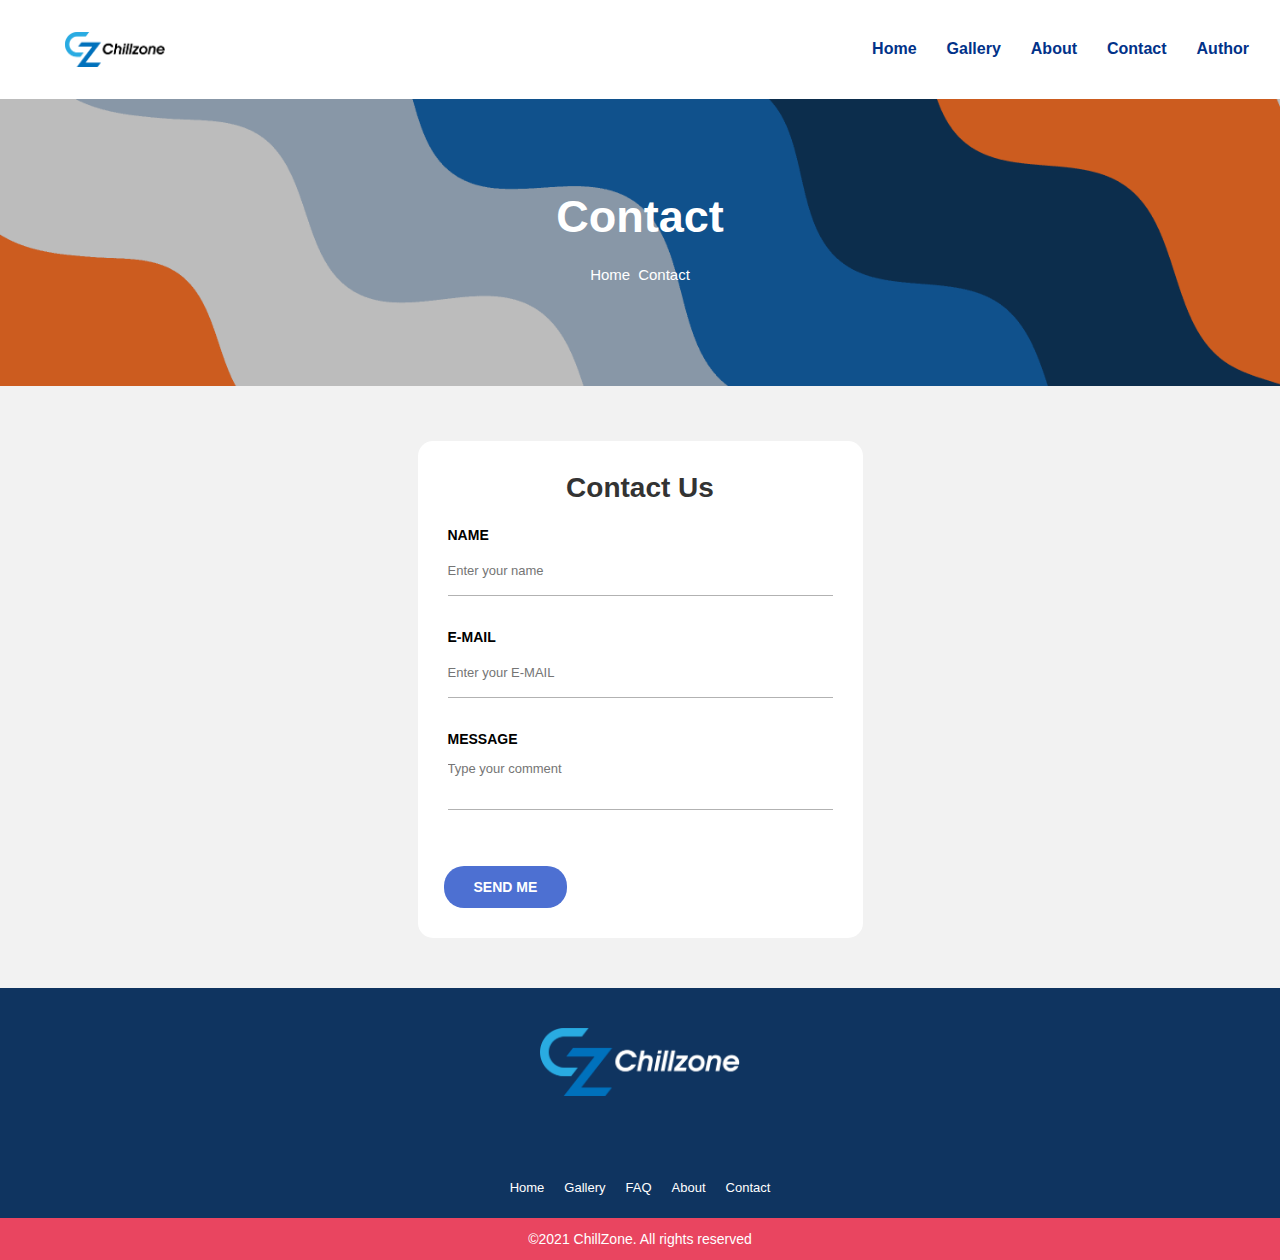
<file: contact.html>
<!DOCTYPE HTML>
<html lang="zxx">
	<head>
		<meta charset="UTF-8">
	    <meta name="viewport" content="width=device-width, initial-scale=1">
		<title>Contact</title>
		<!-- FONT AWESOME -->
		<link rel="stylesheet" href="https://use.fontawesome.com/releases/v5.8.2/css/all.css" integrity="sha384-oS3vJWv+0UjzBfQzYUhtDYW+Pj2yciDJxpsK1OYPAYjqT085Qq/1cq5FLXAZQ7Ay" crossorigin="anonymous">
		<!-- BOOTSTRAP GRID CSS -->
		<link rel="stylesheet" href="assets/css/bootstrap.min.css" />
		<link rel="stylesheet" type="text/css" href="assets/css/owl.carousel.min.css">
		<!-- COMMON CSS -->
		<link rel="stylesheet" href="assets/css/common.css" />
		<!-- STYLE CSS -->
		<link rel="stylesheet" href="assets/css/main.css" />	
		<!-- Icon -->
		<link rel="Icon" href="./img/cz.png">
		  <!-- RESPONSIVE CSS -->
		<link rel="stylesheet" href="assets/css/responsive.css" />	

	</head>

	<body>
	<!-- ======= Header Baru ======= -->

	<header id="header" class="header fixed-top">
		<div class="container-fluid  container-xl d-flex align-items-center justify-content-between">
	
		  <a href="index.html" class="logo d-flex align-items-center">
			<img src="./img/Chillzone.png" alt="">
		  </a>
	
		  <nav id="navbar" class="navbar">
			<ul>
			  <li><a class="nav-link scrollto active" href="index.html">Home</a></li>
			  <li><a class="nav-link scrollto" href="gallery.html">Gallery</a></li>
			  <li><a class="nav-link scrollto" href="about_us.html">About</a></li>
			  <li><a class="nav-link scrollto" href="contact.html">Contact</a></li>
			  <li><a class="nav-link scrollto" href="contact_me.html">Author</a></li>
			</ul>
			<i class="bi bi-list mobile-nav-toggle">
				<img src="./img/hamburger.png" alt="">
			</i>
		  </nav><!-- navbar -->
	
		</div>
	  </header>
	  
	  <!-- End Header Baru -->

		<!-- BANNER -->
		<div class="blog_banner">
			<div class="container">
				<div class="blog_banner_info">
					<div class="blog_banner_info_title pad_b20">
						<h2>Contact</h2>
					</div>
					<div class="blog_title_btm">
						<ul class="blog_title_btm_ul dis_flx">
							<li>
								<a href="">
									Home<i class="fa fa-angle-right"></i>
								</a>
							</li>
							<li>
								<a href="">
									Contact
								</a>
							</li>
						</ul>
					</div>
				</div>
			</div>
		</div>
		<!-- BANNER -->

		<!-- BODY -->
		<div class="contact_page">
			<div class="container">
				<div class="row justify-content-center">
					<div class="col-12 col-md-8 col-lg-5">
						<div class="cmnt_frm">
									<h2 class="post_dtls_title2 pad_b20" style=" text-align: center;font-size: 28px;">Contact Us</h2>
								<div class="cmnt_frm_all">
									<div class="row">
										<div class="col-12 col-md-12 col-lg-12">
											<div class="cmnt_input">
												<p>NAME</p>
												<input type="text" placeholder="Enter your name">
											</div>
										</div>
										<div class="col-12 col-md-12 col-lg-12">
											<div class="cmnt_input">
												<p>E-MAIL</p>
												<input type="text" placeholder="Enter your E-MAIL">
											</div>
										</div>
										<div class="col-12 col-md-12 col-lg-12">
											<div class="cmnt_input">
												<p class="mar_b10">MESSAGE</p>
												<textarea placeholder="Type your comment" name="message" required=""></textarea>
											</div>
										</div>
										<div class="dtls_frm_btn mar_t20">
											<button class="btn1">send me</button>
										</div>
									</div>
								</div>
							</div>
					</div>
				</div>
			</div>
		</div>
		<!-- BODY -->

		<!-- FOOTER -->
		<div class="footer_section">

			<a aria-label='ChillZone' href="index.html"><img class="footer-logo" src="./img/chillzoneWhite.png" alt=""></a>
			

			<div class="footer_section_social">
				<ul class="footer_section_social_ul">
					   <li>
                            <a aria-label='facebook' href="https://facebook.com" title='facebook'><i class="fab fa-facebook-f"></i></a>
                        </li>

                        <li>
                            <a aria-label='instagram' href="https://instagram.com/" title='instagram'><i class="fab fa-instagram"></i></a>
                        </li>

                        <li>
                            <a aria-label='twitter' href="https://twitter.com" title='twitter'><i class="fab fa-twitter"></i></a>
                        </li>

                        <li>
                            <a aria-label='google' href="https://google.com/" title='google'><i class="fab fa-google-plus-g"></i></a>
                        </li>
				</ul>
			</div>
			<div class="footer_section_mnu">
				<ul class="footer_section_ul">
					<li>
						<a href="index.html">Home</a>
					</li>
					<li>
						<a href="gallery.html">Gallery</a>
					</li>
					<li>
						<a href="faq.html">FAQ</a>
					</li>
					<li>
						<a href="about_us.html">About</a>
					</li>
					<li>
						<a href="contact.html">Contact</a>
					</li>
				</ul>
			</div>
		</div>
		<div class="footer_copy_right">
			<p>©2021 ChillZone. All rights reserved</p>
		</div>
		<!-- FOOTER -->
	<script src="/assets/js/jquery-3.3.1.min.js"></script>
    <script src="assets/js/owl.carousel.min.js"></script>
	<script src="assets/js/main.js"></script>
	
    
	</body>
</html>
</file>
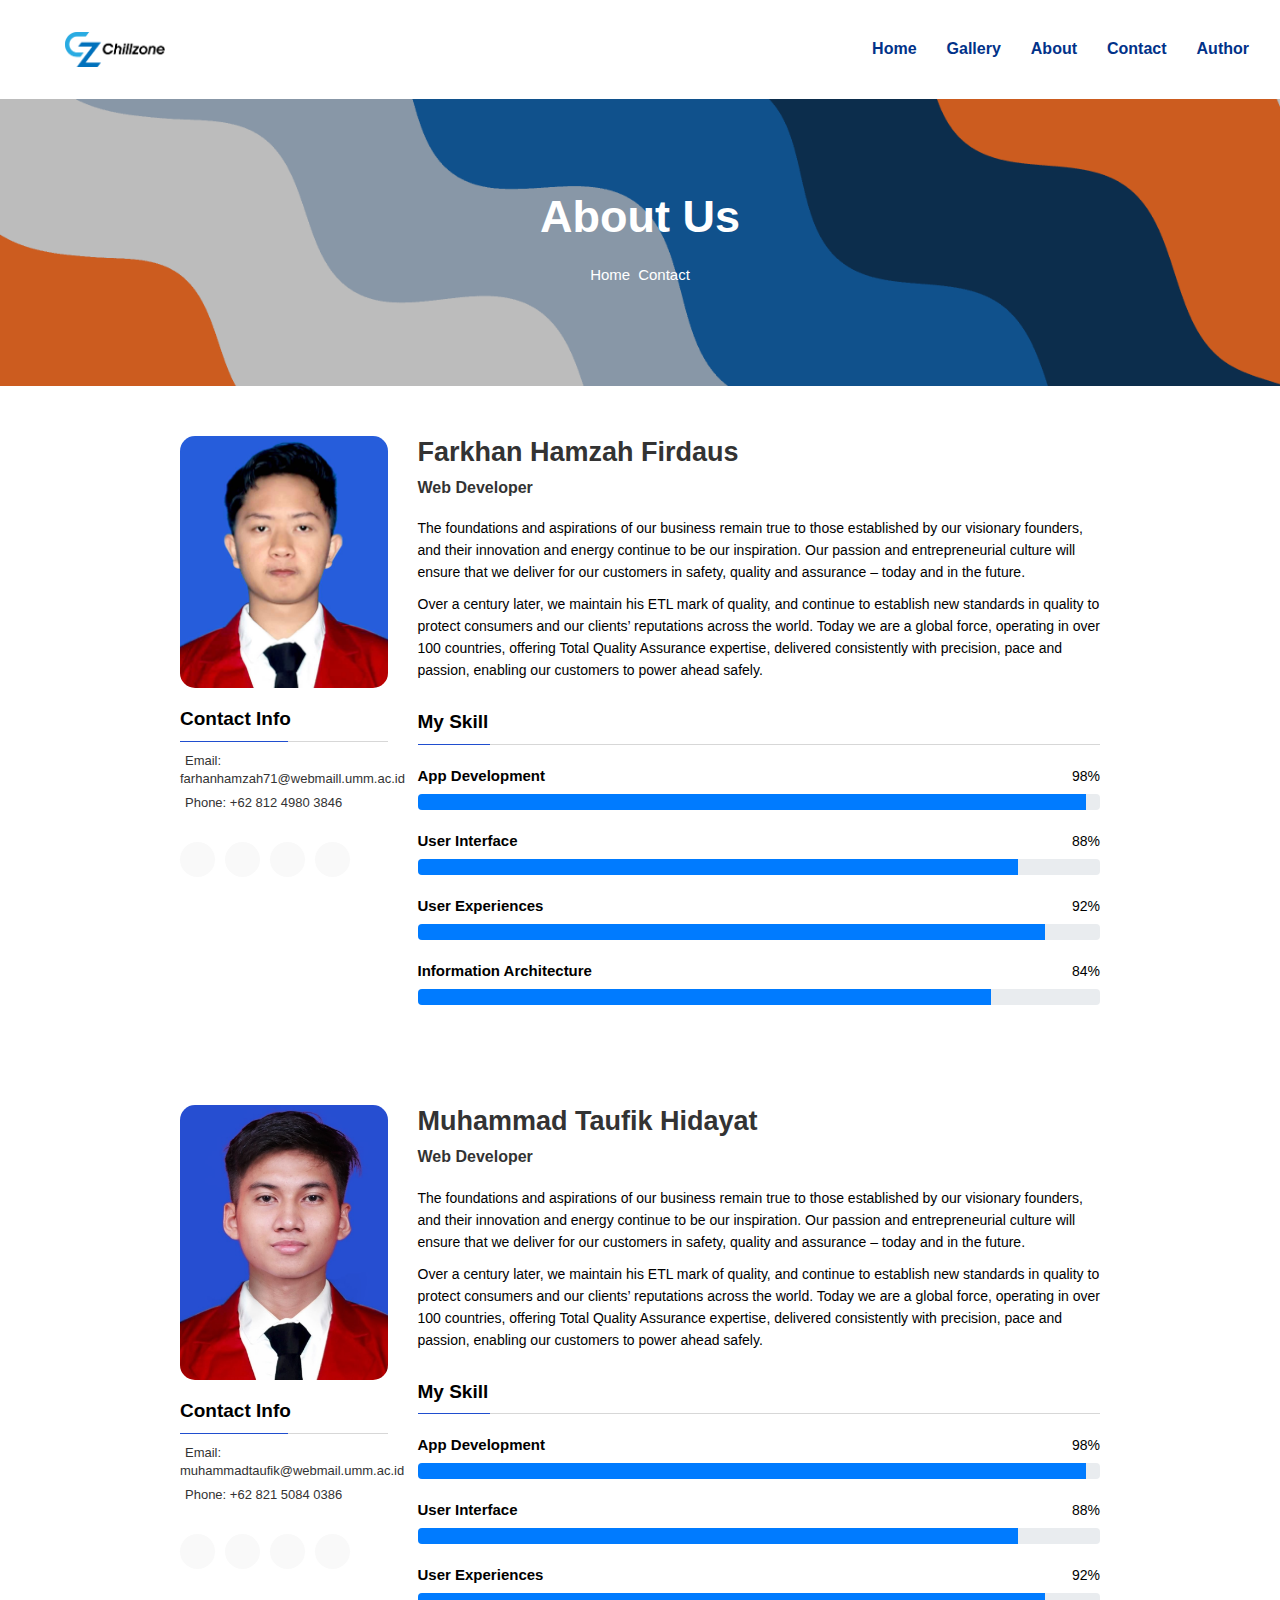
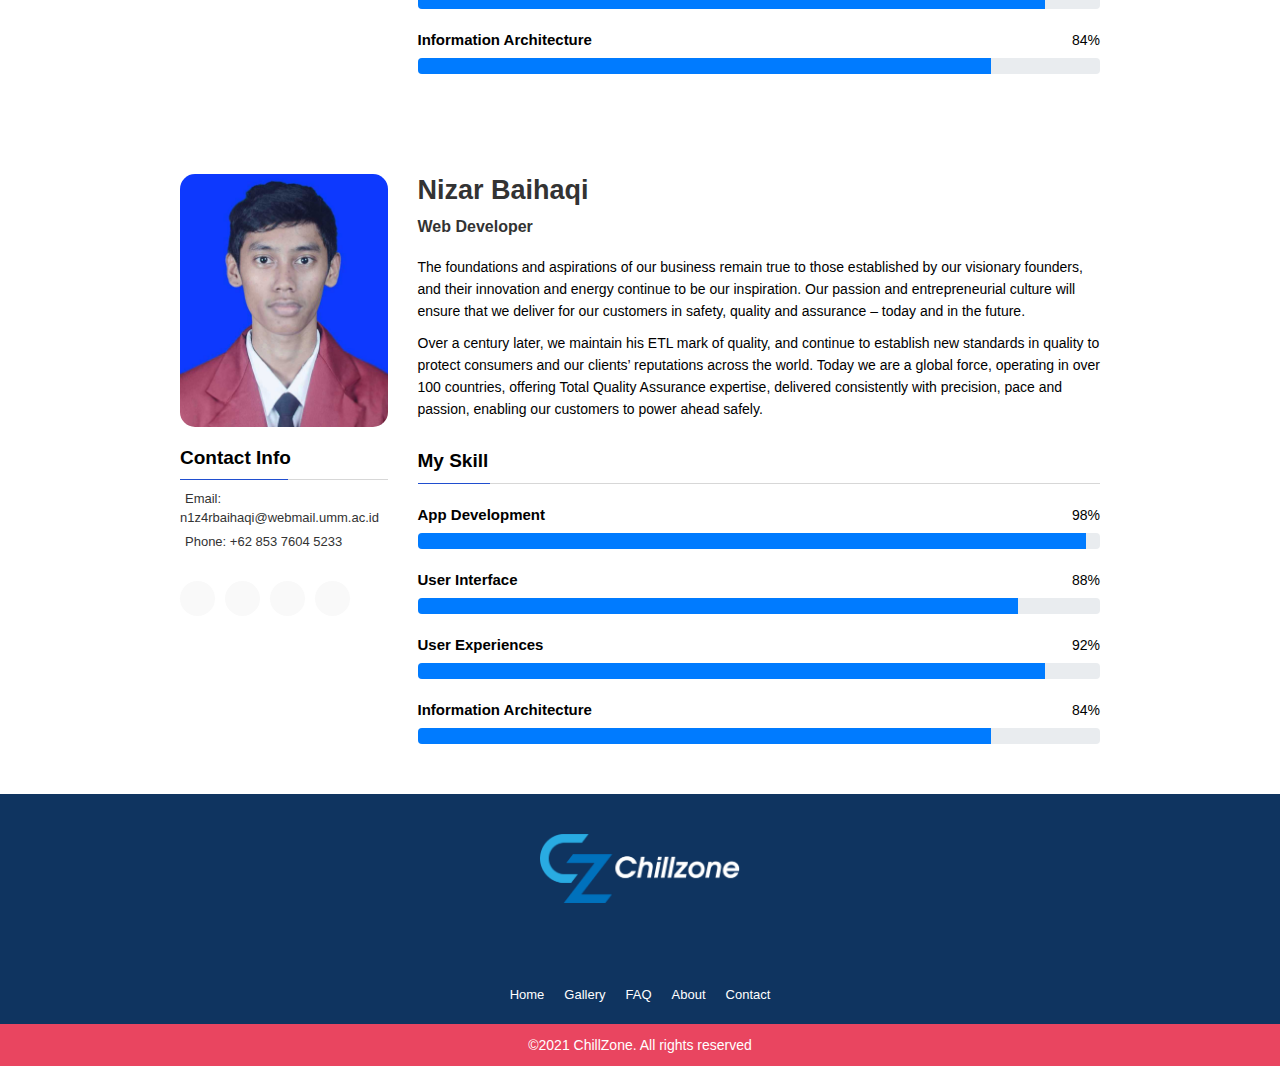
<file: contact_me.html>
<!DOCTYPE HTML>
<html lang="zxx">
	<head>
		<meta charset="UTF-8">
	    <meta name="viewport" content="width=device-width, initial-scale=1">
		<title>About Us</title>
		<!-- FONT AWESOME -->
		<link rel="stylesheet" href="https://use.fontawesome.com/releases/v5.8.2/css/all.css" integrity="sha384-oS3vJWv+0UjzBfQzYUhtDYW+Pj2yciDJxpsK1OYPAYjqT085Qq/1cq5FLXAZQ7Ay" crossorigin="anonymous">
		<!-- BOOTSTRAP GRID CSS -->
		<link rel="stylesheet" href="assets/css/bootstrap.min.css" />
		<link rel="stylesheet" type="text/css" href="assets/css/owl.carousel.min.css">
		<!-- COMMON CSS -->
		<link rel="stylesheet" href="assets/css/common.css" />
		<!-- STYLE CSS -->
		<link rel="stylesheet" href="assets/css/main.css" />
		<!-- Icon -->
		<link rel="Icon" href="./img/cz.png">
		  <!-- RESPONSIVE CSS -->
		<link rel="stylesheet" href="assets/css/responsive.css" />	

	</head>

	<body>
		<!-- ======= Header Baru ======= -->

		<header id="header" class="header fixed-top">
			<div class="container-fluid  container-xl d-flex align-items-center justify-content-between">
		
			  <a href="index.html" class="logo d-flex align-items-center">
				<img src="./img/Chillzone.png" alt="">
			  </a>
		
			  <nav id="navbar" class="navbar">
				<ul>
				  <li><a class="nav-link scrollto active" href="index.html">Home</a></li>
				  <li><a class="nav-link scrollto" href="gallery.html">Gallery</a></li>
				  <li><a class="nav-link scrollto" href="about_us.html">About</a></li>
				  <li><a class="nav-link scrollto" href="contact.html">Contact</a></li>
				  <li><a class="nav-link scrollto" href="contact_me.html">Author</a></li>
				</ul>
				<i class="bi bi-list mobile-nav-toggle">
					<img src="./img/hamburger.png" alt="">
				</i>
			  </nav><!-- navbar -->
		
			</div>
		  </header>
		  
		  <!-- End Header Baru -->

		<!-- BANNER -->
		<div class="blog_banner">
			<div class="container">
				<div class="blog_banner_info">
					<div class="blog_banner_info_title pad_b20">
						<h2>About Us</h2>
					</div>
					<div class="blog_title_btm">
						<ul class="blog_title_btm_ul dis_flx">
							<li>
								<a href="">
									Home<i class="fa fa-angle-right"></i>
								</a>
							</li>
							<li>
								<a href="">
									Contact
								</a>
							</li>
						</ul>
					</div>
				</div>
			</div>
		</div>
		<!-- BANNER -->

		<!-- BODY -->

		<!--Farhan-->
		<div class="author_page">
			<div class="container">
				<div class="row justify-content-center">
					<div class="col-12 col-md-10 col-lg-10">
						<div class="row">
							<div class="col-12 col-md-3 col-lg-3">
								<div class="me_prfl_left">
									<div class="me_prfl_left_top_img">
										<img src="img/aboutme-farhan.JPG" alt="image">
									</div>
									<div class="me_cntct">
										<h4 class="me_cntct_title">Contact Info</h4>
										<ul class="me_cntct_ul">
											<li>
												<i class="fa fa-envelope"></i> Email: farhanhamzah71@webmaill.umm.ac.id
											</li>
											<li class="me_phn">
												<i class="fa fa-phone"></i>
												Phone: +62 812 4980 3846
											</li>
										</ul>
									</div>
									<div class="me_social mar_t30">
										<ul class="me_social_ul d-flex">
											<li>
												<a href="">
													<i class="fab fa-facebook-f"></i>
												</a>
											</li>
											<li>
												<a href="">
													<i class="fab fa-google-plus-g"></i>
												</a>
											</li>
											<li>
												<a href="">
													<i class="fab fa-twitter"></i>
												</a>
											</li>
											<li>
												<a href="">
													<i class="fab fa-linkedin-in"></i>
												</a>
											</li>
										</ul>
									</div>
								</div>
							</div>
							<div class="col-12 col-md-9 col-lg-9">
								<div class="me_prfl_r8">
									<div class="me_prfl_name">
										<h2 class="me_cntct_name">Farkhan Hamzah Firdaus</h2>
										<h4 class="me_prfsn_title mar_b10">Web Developer</h4>
									</div>
								
									<div class="me_prfl_descrb">
										<p class="me_prfl_descrb_text">
											The foundations and aspirations of our business remain true to those established by our visionary founders, and their innovation and energy continue to be our inspiration. Our passion and entrepreneurial culture will ensure that we deliver for our customers in safety, quality and assurance – today and in the future.
										</p>
										<p class="me_prfl_descrb_text">
											Over a century later, we maintain his ETL mark of quality, and continue to establish new standards in quality to protect consumers and our clients’ reputations across the world. Today we are a global force, operating in over 100 countries, offering Total Quality Assurance expertise, delivered consistently with precision, pace and passion, enabling our customers to power ahead safely.
										</p>
									</div>
									<div class="me_all_info_sec mar_t30">
										<div class="me_all_info_lft">
											<div class="me_all_info_lft_title">
												<h4 class="me_cntct_title me_skil">My Skill</h4>
											</div>
											<div class="progrsbar_all">
												<div class="progrsbar_single">
													<div class="progrsbar_single_top">
														<p class="prgrs_title">App Development</p>
														<p class="prgrs_prcntg">98%</p>
													</div>
													<div class="prgrs_line">
														 <div class="progress">
														    <div class="progress-bar" role="progressbar" aria-valuenow="70" aria-valuemin="0" aria-valuemax="100" style="width:98%">
														    </div>
											 			 </div>
													</div>
												</div>
												<div class="progrsbar_single">
													<div class="progrsbar_single_top">
														<p class="prgrs_title">User Interface</p>
														<p class="prgrs_prcntg">88%</p>
													</div>
													<div class="prgrs_line">
														 <div class="progress">
														    <div class="progress-bar" role="progressbar" aria-valuenow="70" aria-valuemin="0" aria-valuemax="100" style="width:88%">
														    </div>
											 			 </div>
													</div>
												</div>
												<div class="progrsbar_single">
													<div class="progrsbar_single_top">
														<p class="prgrs_title">User Experiences</p>
														<p class="prgrs_prcntg">92%</p>
													</div>
													<div class="prgrs_line">
														 <div class="progress">
														    <div class="progress-bar" role="progressbar" aria-valuenow="70" aria-valuemin="0" aria-valuemax="100" style="width:92%">
														    </div>
											 			 </div>
													</div>
												</div>
												<div class="progrsbar_single">
													<div class="progrsbar_single_top">
														<p class="prgrs_title">Information Architecture</p>
														<p class="prgrs_prcntg">84%</p>
													</div>
													<div class="prgrs_line">
														 <div class="progress">
														    <div class="progress-bar" role="progressbar" aria-valuenow="70" aria-valuemin="0" aria-valuemax="100" style="width:84%">
														    </div>
											 			 </div>
													</div>
												</div>
											</div>
										</div>
									</div>
								</div>
							</div>
						</div>
					</div>
				</div>
			</div>
		</div>

		<!--Taufik-->
		<div class="author_page">
			<div class="container">
				<div class="row justify-content-center">
					<div class="col-12 col-md-10 col-lg-10">
						<div class="row">
							<div class="col-12 col-md-3 col-lg-3">
								<div class="me_prfl_left">
									<div class="me_prfl_left_top_img">
										<img src="img/aboutme-taufik.JPG" alt="image">
									</div>
									<div class="me_cntct">
										<h4 class="me_cntct_title">Contact Info</h4>
										<ul class="me_cntct_ul">
											<li>
												<i class="fa fa-envelope"></i> Email: muhammadtaufik@webmail.umm.ac.id
											</li>
											<li class="me_phn">
												<i class="fa fa-phone"></i>
												Phone: +62 821 5084 0386
											</li>
										</ul>
									</div>
									<div class="me_social mar_t30">
										<ul class="me_social_ul d-flex">
											<li>
												<a href="">
													<i class="fab fa-facebook-f"></i>
												</a>
											</li>
											<li>
												<a href="">
													<i class="fab fa-google-plus-g"></i>
												</a>
											</li>
											<li>
												<a href="">
													<i class="fab fa-twitter"></i>
												</a>
											</li>
											<li>
												<a href="">
													<i class="fab fa-linkedin-in"></i>
												</a>
											</li>
										</ul>
									</div>
								</div>
							</div>
							<div class="col-12 col-md-9 col-lg-9">
								<div class="me_prfl_r8">
									<div class="me_prfl_name">
										<h2 class="me_cntct_name">Muhammad Taufik Hidayat</h2>
										<h4 class="me_prfsn_title mar_b10">Web Developer</h4>
									</div>
								
									<div class="me_prfl_descrb">
										<p class="me_prfl_descrb_text">
											The foundations and aspirations of our business remain true to those established by our visionary founders, and their innovation and energy continue to be our inspiration. Our passion and entrepreneurial culture will ensure that we deliver for our customers in safety, quality and assurance – today and in the future.
										</p>
										<p class="me_prfl_descrb_text">
											Over a century later, we maintain his ETL mark of quality, and continue to establish new standards in quality to protect consumers and our clients’ reputations across the world. Today we are a global force, operating in over 100 countries, offering Total Quality Assurance expertise, delivered consistently with precision, pace and passion, enabling our customers to power ahead safely.
										</p>
									</div>
									<div class="me_all_info_sec mar_t30">
										<div class="me_all_info_lft">
											<div class="me_all_info_lft_title">
												<h4 class="me_cntct_title me_skil">My Skill</h4>
											</div>
											<div class="progrsbar_all">
												<div class="progrsbar_single">
													<div class="progrsbar_single_top">
														<p class="prgrs_title">App Development</p>
														<p class="prgrs_prcntg">98%</p>
													</div>
													<div class="prgrs_line">
														 <div class="progress">
														    <div class="progress-bar" role="progressbar" aria-valuenow="70" aria-valuemin="0" aria-valuemax="100" style="width:98%">
														    </div>
											 			 </div>
													</div>
												</div>
												<div class="progrsbar_single">
													<div class="progrsbar_single_top">
														<p class="prgrs_title">User Interface</p>
														<p class="prgrs_prcntg">88%</p>
													</div>
													<div class="prgrs_line">
														 <div class="progress">
														    <div class="progress-bar" role="progressbar" aria-valuenow="70" aria-valuemin="0" aria-valuemax="100" style="width:88%">
														    </div>
											 			 </div>
													</div>
												</div>
												<div class="progrsbar_single">
													<div class="progrsbar_single_top">
														<p class="prgrs_title">User Experiences</p>
														<p class="prgrs_prcntg">92%</p>
													</div>
													<div class="prgrs_line">
														 <div class="progress">
														    <div class="progress-bar" role="progressbar" aria-valuenow="70" aria-valuemin="0" aria-valuemax="100" style="width:92%">
														    </div>
											 			 </div>
													</div>
												</div>
												<div class="progrsbar_single">
													<div class="progrsbar_single_top">
														<p class="prgrs_title">Information Architecture</p>
														<p class="prgrs_prcntg">84%</p>
													</div>
													<div class="prgrs_line">
														 <div class="progress">
														    <div class="progress-bar" role="progressbar" aria-valuenow="70" aria-valuemin="0" aria-valuemax="100" style="width:84%">
														    </div>
											 			 </div>
													</div>
												</div>
											</div>
										</div>
									</div>
								</div>
							</div>
						</div>
					</div>
				</div>
			</div>
		</div>

		<!--Nizar-->
		<div class="author_page">
			<div class="container">
				<div class="row justify-content-center">
					<div class="col-12 col-md-10 col-lg-10">
						<div class="row">
							<div class="col-12 col-md-3 col-lg-3">
								<div class="me_prfl_left">
									<div class="me_prfl_left_top_img">
										<img src="img/aboutme-nizar.JPG" alt="image">
									</div>
									<div class="me_cntct">
										<h4 class="me_cntct_title">Contact Info</h4>
										<ul class="me_cntct_ul">
											<li>
												<i class="fa fa-envelope"></i> Email: n1z4rbaihaqi@webmail.umm.ac.id
											</li>
											<li class="me_phn">
												<i class="fa fa-phone"></i>
												Phone: +62 853 7604 5233
											</li>
										</ul>
									</div>
									<div class="me_social mar_t30">
										<ul class="me_social_ul d-flex">
											<li>
												<a href="">
													<i class="fab fa-facebook-f"></i>
												</a>
											</li>
											<li>
												<a href="">
													<i class="fab fa-google-plus-g"></i>
												</a>
											</li>
											<li>
												<a href="">
													<i class="fab fa-twitter"></i>
												</a>
											</li>
											<li>
												<a href="">
													<i class="fab fa-linkedin-in"></i>
												</a>
											</li>
										</ul>
									</div>
								</div>
							</div>
							<div class="col-12 col-md-9 col-lg-9">
								<div class="me_prfl_r8">
									<div class="me_prfl_name">
										<h2 class="me_cntct_name">Nizar Baihaqi</h2>
										<h4 class="me_prfsn_title mar_b10">Web Developer</h4>
									</div>
								
									<div class="me_prfl_descrb">
										<p class="me_prfl_descrb_text">
											The foundations and aspirations of our business remain true to those established by our visionary founders, and their innovation and energy continue to be our inspiration. Our passion and entrepreneurial culture will ensure that we deliver for our customers in safety, quality and assurance – today and in the future.
										</p>
										<p class="me_prfl_descrb_text">
											Over a century later, we maintain his ETL mark of quality, and continue to establish new standards in quality to protect consumers and our clients’ reputations across the world. Today we are a global force, operating in over 100 countries, offering Total Quality Assurance expertise, delivered consistently with precision, pace and passion, enabling our customers to power ahead safely.
										</p>
									</div>
									<div class="me_all_info_sec mar_t30">
										<div class="me_all_info_lft">
											<div class="me_all_info_lft_title">
												<h4 class="me_cntct_title me_skil">My Skill</h4>
											</div>
											<div class="progrsbar_all">
												<div class="progrsbar_single">
													<div class="progrsbar_single_top">
														<p class="prgrs_title">App Development</p>
														<p class="prgrs_prcntg">98%</p>
													</div>
													<div class="prgrs_line">
														 <div class="progress">
														    <div class="progress-bar" role="progressbar" aria-valuenow="70" aria-valuemin="0" aria-valuemax="100" style="width:98%">
														    </div>
											 			 </div>
													</div>
												</div>
												<div class="progrsbar_single">
													<div class="progrsbar_single_top">
														<p class="prgrs_title">User Interface</p>
														<p class="prgrs_prcntg">88%</p>
													</div>
													<div class="prgrs_line">
														 <div class="progress">
														    <div class="progress-bar" role="progressbar" aria-valuenow="70" aria-valuemin="0" aria-valuemax="100" style="width:88%">
														    </div>
											 			 </div>
													</div>
												</div>
												<div class="progrsbar_single">
													<div class="progrsbar_single_top">
														<p class="prgrs_title">User Experiences</p>
														<p class="prgrs_prcntg">92%</p>
													</div>
													<div class="prgrs_line">
														 <div class="progress">
														    <div class="progress-bar" role="progressbar" aria-valuenow="70" aria-valuemin="0" aria-valuemax="100" style="width:92%">
														    </div>
											 			 </div>
													</div>
												</div>
												<div class="progrsbar_single">
													<div class="progrsbar_single_top">
														<p class="prgrs_title">Information Architecture</p>
														<p class="prgrs_prcntg">84%</p>
													</div>
													<div class="prgrs_line">
														 <div class="progress">
														    <div class="progress-bar" role="progressbar" aria-valuenow="70" aria-valuemin="0" aria-valuemax="100" style="width:84%">
														    </div>
											 			 </div>
													</div>
												</div>
											</div>
										</div>
									</div>
								</div>
							</div>
						</div>
					</div>
				</div>
			</div>
		</div>
		<!-- BODY -->

		<!-- FOOTER -->
		<div class="footer_section">

			<a aria-label='ChillZone' href="index.html"><img class="footer-logo" src="./img/chillzoneWhite.png" alt=""></a>
			

			<div class="footer_section_social">
				<ul class="footer_section_social_ul">
					   <li>
                            <a aria-label='facebook' href="https://facebook.com" title='facebook'><i class="fab fa-facebook-f"></i></a>
                        </li>

                        <li>
                            <a aria-label='instagram' href="https://instagram.com/" title='instagram'><i class="fab fa-instagram"></i></a>
                        </li>

                        <li>
                            <a aria-label='twitter' href="https://twitter.com" title='twitter'><i class="fab fa-twitter"></i></a>
                        </li>

                        <li>
                            <a aria-label='google' href="https://google.com/" title='google'><i class="fab fa-google-plus-g"></i></a>
                        </li>
				</ul>
			</div>
			<div class="footer_section_mnu">
				<ul class="footer_section_ul">
					<li>
						<a href="index.html">Home</a>
					</li>
					<li>
						<a href="gallery.html">Gallery</a>
					</li>
					<li>
						<a href="faq.html">FAQ</a>
					</li>
					<li>
						<a href="about_us.html">About</a>
					</li>
					<li>
						<a href="contact.html">Contact</a>
					</li>
				</ul>
			</div>
		</div>
		<div class="footer_copy_right">
			<p>©2021 ChillZone. All rights reserved</p>
		</div>
		<!-- FOOTER -->
	<script src="/assets/js/jquery-3.3.1.min.js"></script>
    <script src="assets/js/owl.carousel.min.js"></script>
	<script src="assets/js/main.js"></script>
	
    
	</body>
</html>
</file>
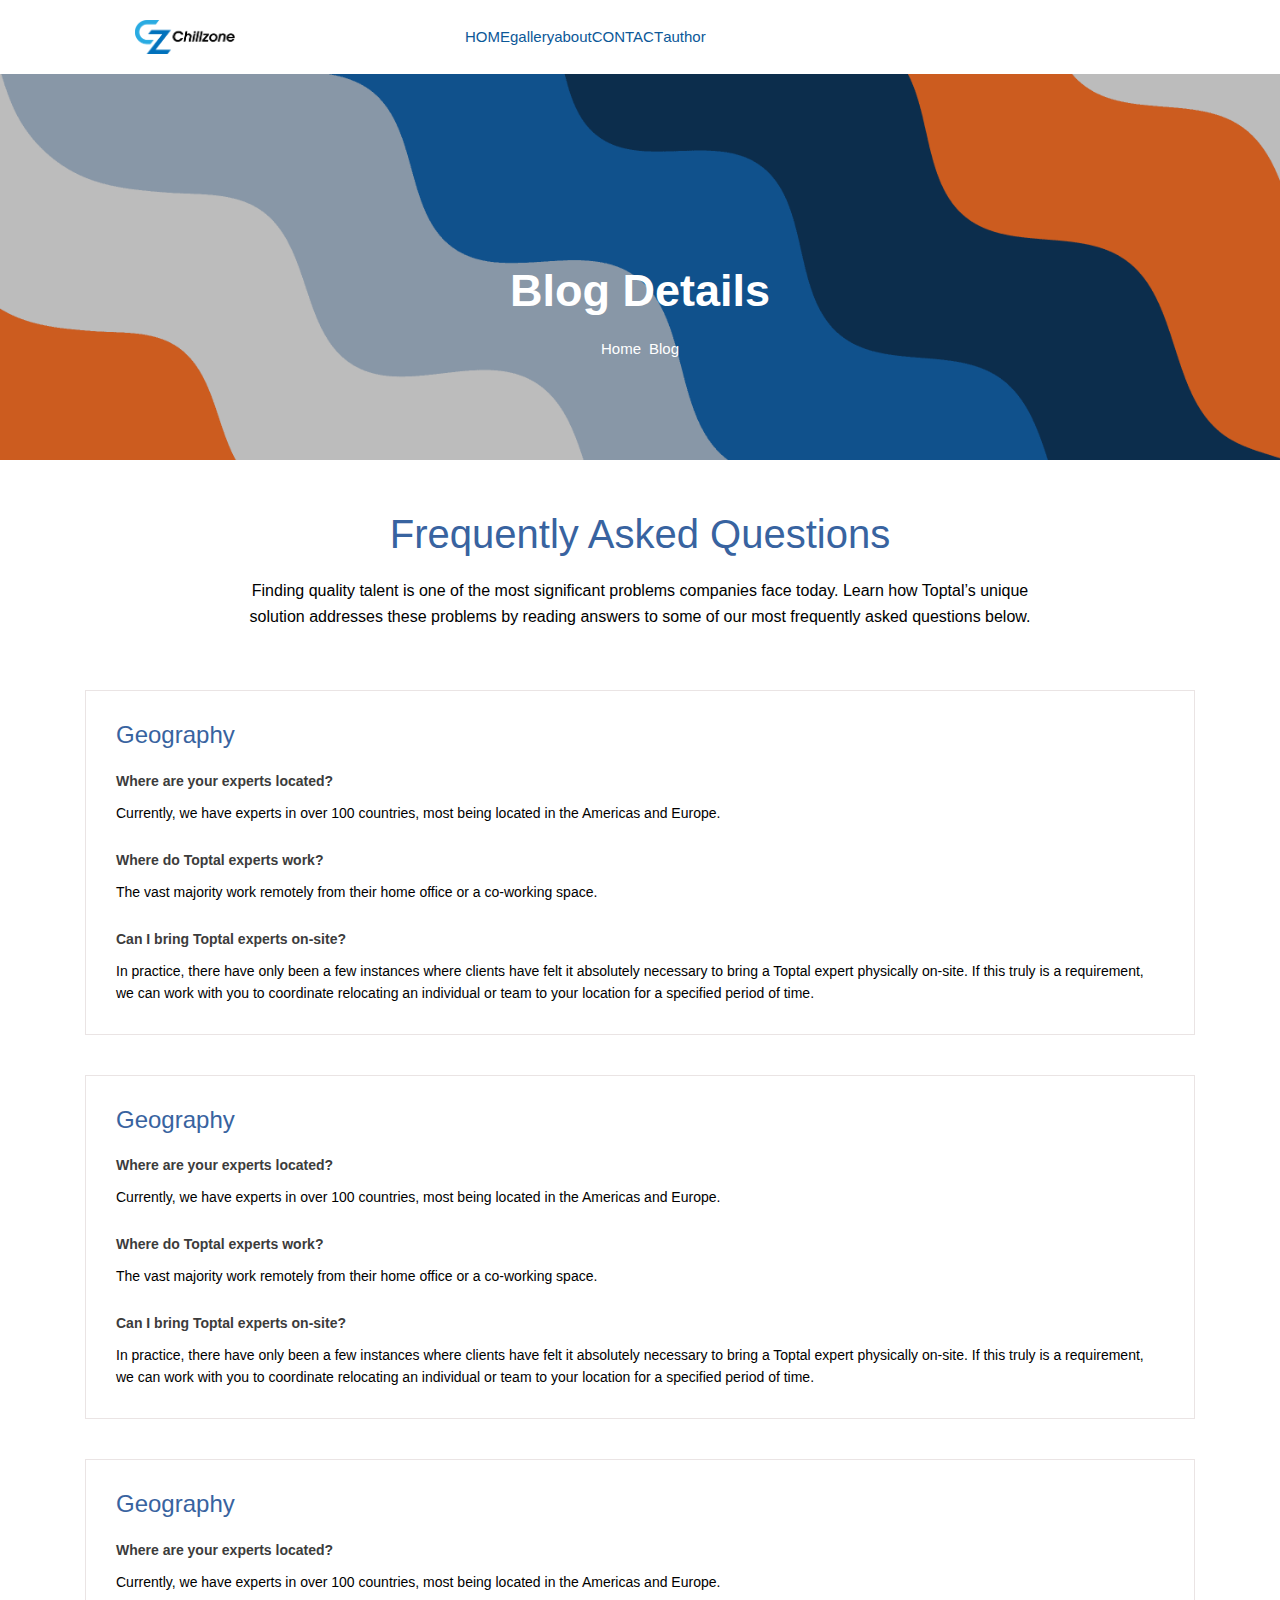
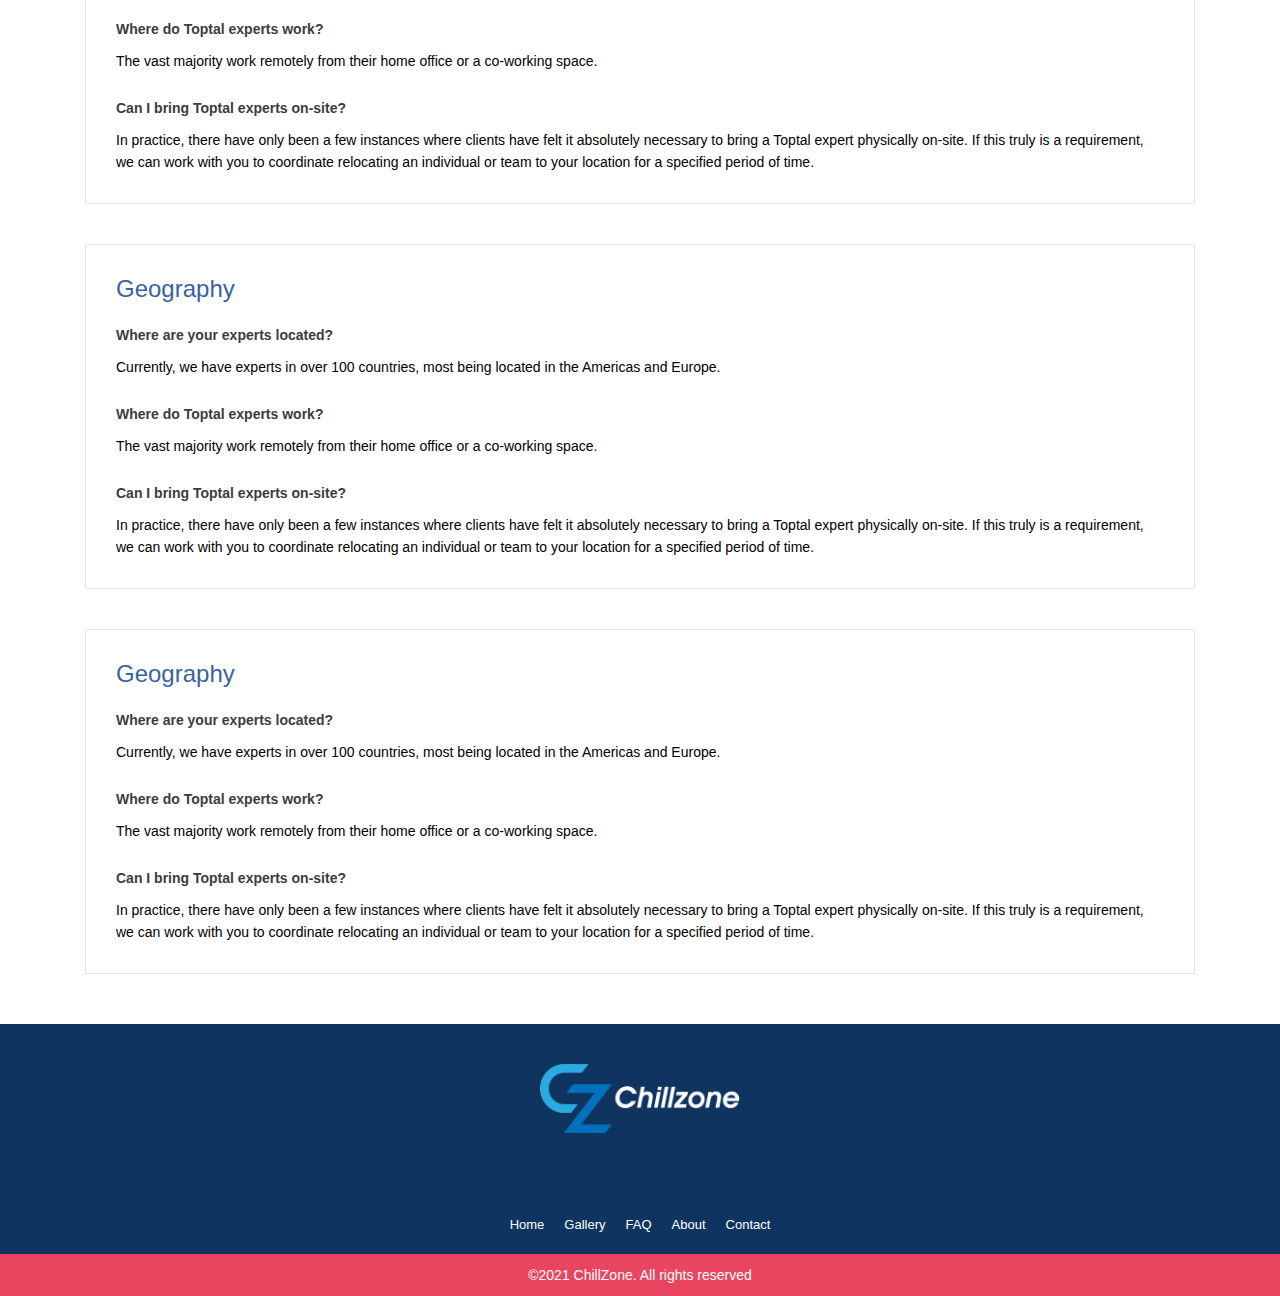
<file: faq.html>
<!DOCTYPE HTML>
<html lang="zxx">
	<head>
		<meta charset="UTF-8">
	    <meta name="viewport" content="width=device-width, initial-scale=1">
		<title>Blog</title>
		<!-- FONT AWESOME -->
		<link rel="stylesheet" href="https://use.fontawesome.com/releases/v5.8.2/css/all.css" integrity="sha384-oS3vJWv+0UjzBfQzYUhtDYW+Pj2yciDJxpsK1OYPAYjqT085Qq/1cq5FLXAZQ7Ay" crossorigin="anonymous">
		<!-- BOOTSTRAP GRID CSS -->
		<link rel="stylesheet" href="assets/css/bootstrap.min.css" />
		<link rel="stylesheet" type="text/css" href="assets/css/owl.carousel.min.css">
		<!-- COMMON CSS -->
		<link rel="stylesheet" href="assets/css/common.css" />
		<!-- STYLE CSS -->
		<link rel="stylesheet" href="assets/css/main.css" />
		<!-- Icon -->
		<link rel="Icon" href="./img/cz.png">	
		  <!-- RESPONSIVE CSS -->
		<link rel="stylesheet" href="assets/css/responsive.css" />	

	</head>

	<body>
	<!-- HEADER -->
		<div style="position: relative;">
			<div class="header">
				<div class="menu_all" id="myHeader">
					<div class="container">
						<div class="row align-items-center">
							<div class="col-4 col-md-4 col-lg-4">
								<div class="logo">
									<a href="index.html">
										<div class="logo_img">
											<img src="img/Chillzone.png" alt="image">
										</div>
									</a>
								</div>
							</div>
							<div class="col-8 col-md-8 col-lg-8">
								<div class="menu_right d-flex">
									<div class="menu_right_list">
										<ul class="menu_right_ul d-flex">
											<li class="dis_fx_cntr">
												<a href="index.html">HOME</a>
											</li>
											<li>
												<a href="gallery.html">gallery</a>
											</li>
											<li>
												<a href="about_us.html">about</a>
											</li>
											
											<li>
												<a href="contact.html">CONTACT</a>
											</li>
											<li>
												<a href="contact_me.html">author</a>
											</li>
										</ul>
									</div>
									<div class="menu_srch d-flex">
										<i class="fas fa-search search_btn"></i>
										<!-- SEARCH INPUT -->
										<div class="header_serch dis_none">
											<div class="header_serch_input">
												<input type="" name="" placeholder="Search">
											</div>
											<div class="header_serch_i">
												<i class="fas fa-search"></i>
											</div>
										</div>
										<!-- SEARCH INPUT -->
									</div>
								</div>
							</div>
						</div>
					</div>
				</div>
			</div>
		</div>
		<!-- HEADER -->

		<!-- BANNER -->
		<div class="blog_banner">
			<div class="container">
				<div class="blog_banner_info">
					<div class="blog_banner_info_title pad_b20">
						<h2>Blog Details</h2>
					</div>
					<div class="blog_title_btm">
						<ul class="blog_title_btm_ul dis_flx">
							<li>
								<a href="">
									Home<i class="fa fa-angle-right"></i>
								</a>
							</li>
							<li>
								<a href="">
									Blog
								</a>
							</li>
						</ul>
					</div>
				</div>
			</div>
		</div>
		<!-- BANNER -->

		<!-- BODY -->
		<div class="faq_sec">
			<div class="container">
				<div class="faq_top">
					<h1 class="faq_top_h1">
						Frequently Asked Questions
					</h1>
					<p class="faq_top_p">
						Finding quality talent is one of the most significant problems companies face today. Learn how Toptal’s unique solution addresses these problems by reading answers to some of our most frequently asked questions below.
					</p>
				</div>
				<!-- ITEAM -->
				<div class="faq_card">
					<h3 class="faq_card_h3">Geography</h3>
					<p class="faq_title_que">Where are your experts located?</p>
					<p class="faq_ans">Currently, we have experts in over 100 countries, most being located in the Americas and Europe.</p>
					<p class="faq_title_que">Where do Toptal experts work?</p>
					<p class="faq_ans">The vast majority work remotely from their home office or a co-working space.</p>
					<p class="faq_title_que">Can I bring Toptal experts on-site?</p>
					<p class="faq_ans">In practice, there have only been a few instances where clients have felt it absolutely necessary to bring a Toptal expert physically on-site. If this truly is a requirement, we can work with you to coordinate relocating an individual or team to your location for a specified period of time.</p>
				</div>
				<!-- ITEAM -->

							<!-- ITEAM -->
				<div class="faq_card">
					<h3 class="faq_card_h3">Geography</h3>
					<p class="faq_title_que">Where are your experts located?</p>
					<p class="faq_ans">Currently, we have experts in over 100 countries, most being located in the Americas and Europe.</p>
					<p class="faq_title_que">Where do Toptal experts work?</p>
					<p class="faq_ans">The vast majority work remotely from their home office or a co-working space.</p>
					<p class="faq_title_que">Can I bring Toptal experts on-site?</p>
					<p class="faq_ans">In practice, there have only been a few instances where clients have felt it absolutely necessary to bring a Toptal expert physically on-site. If this truly is a requirement, we can work with you to coordinate relocating an individual or team to your location for a specified period of time.</p>
				</div>
				<!-- ITEAM -->

							<!-- ITEAM -->
				<div class="faq_card">
					<h3 class="faq_card_h3">Geography</h3>
					<p class="faq_title_que">Where are your experts located?</p>
					<p class="faq_ans">Currently, we have experts in over 100 countries, most being located in the Americas and Europe.</p>
					<p class="faq_title_que">Where do Toptal experts work?</p>
					<p class="faq_ans">The vast majority work remotely from their home office or a co-working space.</p>
					<p class="faq_title_que">Can I bring Toptal experts on-site?</p>
					<p class="faq_ans">In practice, there have only been a few instances where clients have felt it absolutely necessary to bring a Toptal expert physically on-site. If this truly is a requirement, we can work with you to coordinate relocating an individual or team to your location for a specified period of time.</p>
				</div>
				<!-- ITEAM -->

							<!-- ITEAM -->
				<div class="faq_card">
					<h3 class="faq_card_h3">Geography</h3>
					<p class="faq_title_que">Where are your experts located?</p>
					<p class="faq_ans">Currently, we have experts in over 100 countries, most being located in the Americas and Europe.</p>
					<p class="faq_title_que">Where do Toptal experts work?</p>
					<p class="faq_ans">The vast majority work remotely from their home office or a co-working space.</p>
					<p class="faq_title_que">Can I bring Toptal experts on-site?</p>
					<p class="faq_ans">In practice, there have only been a few instances where clients have felt it absolutely necessary to bring a Toptal expert physically on-site. If this truly is a requirement, we can work with you to coordinate relocating an individual or team to your location for a specified period of time.</p>
				</div>
				<!-- ITEAM -->

							<!-- ITEAM -->
				<div class="faq_card">
					<h3 class="faq_card_h3">Geography</h3>
					<p class="faq_title_que">Where are your experts located?</p>
					<p class="faq_ans">Currently, we have experts in over 100 countries, most being located in the Americas and Europe.</p>
					<p class="faq_title_que">Where do Toptal experts work?</p>
					<p class="faq_ans">The vast majority work remotely from their home office or a co-working space.</p>
					<p class="faq_title_que">Can I bring Toptal experts on-site?</p>
					<p class="faq_ans">In practice, there have only been a few instances where clients have felt it absolutely necessary to bring a Toptal expert physically on-site. If this truly is a requirement, we can work with you to coordinate relocating an individual or team to your location for a specified period of time.</p>
				</div>
				<!-- ITEAM -->
			</div>
		</div>
		<!-- BODY -->

		<!-- FOOTER -->
		<div class="footer_section">

			<a aria-label='ChillZone' href="index.html"><img class="footer-logo" src="./img/chillzoneWhite.png" alt=""></a>
			

			<div class="footer_section_social">
				<ul class="footer_section_social_ul">
					   <li>
                            <a aria-label='facebook' href="https://facebook.com" title='facebook'><i class="fab fa-facebook-f"></i></a>
                        </li>

                        <li>
                            <a aria-label='instagram' href="https://instagram.com/" title='instagram'><i class="fab fa-instagram"></i></a>
                        </li>

                        <li>
                            <a aria-label='twitter' href="https://twitter.com" title='twitter'><i class="fab fa-twitter"></i></a>
                        </li>

                        <li>
                            <a aria-label='google' href="https://google.com/" title='google'><i class="fab fa-google-plus-g"></i></a>
                        </li>
				</ul>
			</div>
			<div class="footer_section_mnu">
				<ul class="footer_section_ul">
					<li>
						<a href="index.html">Home</a>
					</li>
					<li>
						<a href="gallery.html">Gallery</a>
					</li>
					<li>
						<a href="faq.html">FAQ</a>
					</li>
					<li>
						<a href="about_us.html">About</a>
					</li>
					<li>
						<a href="contact.html">Contact</a>
					</li>
				</ul>
			</div>
		</div>
		<div class="footer_copy_right">
			<p>©2021 ChillZone. All rights reserved</p>
		</div>
		<!-- FOOTER -->
	<script src="/assets/js/jquery-3.3.1.min.js"></script>
    <script src="assets/js/owl.carousel.min.js"></script>
	<script src="assets/js/main.js"></script>
	
    
	</body>
</html>
</file>
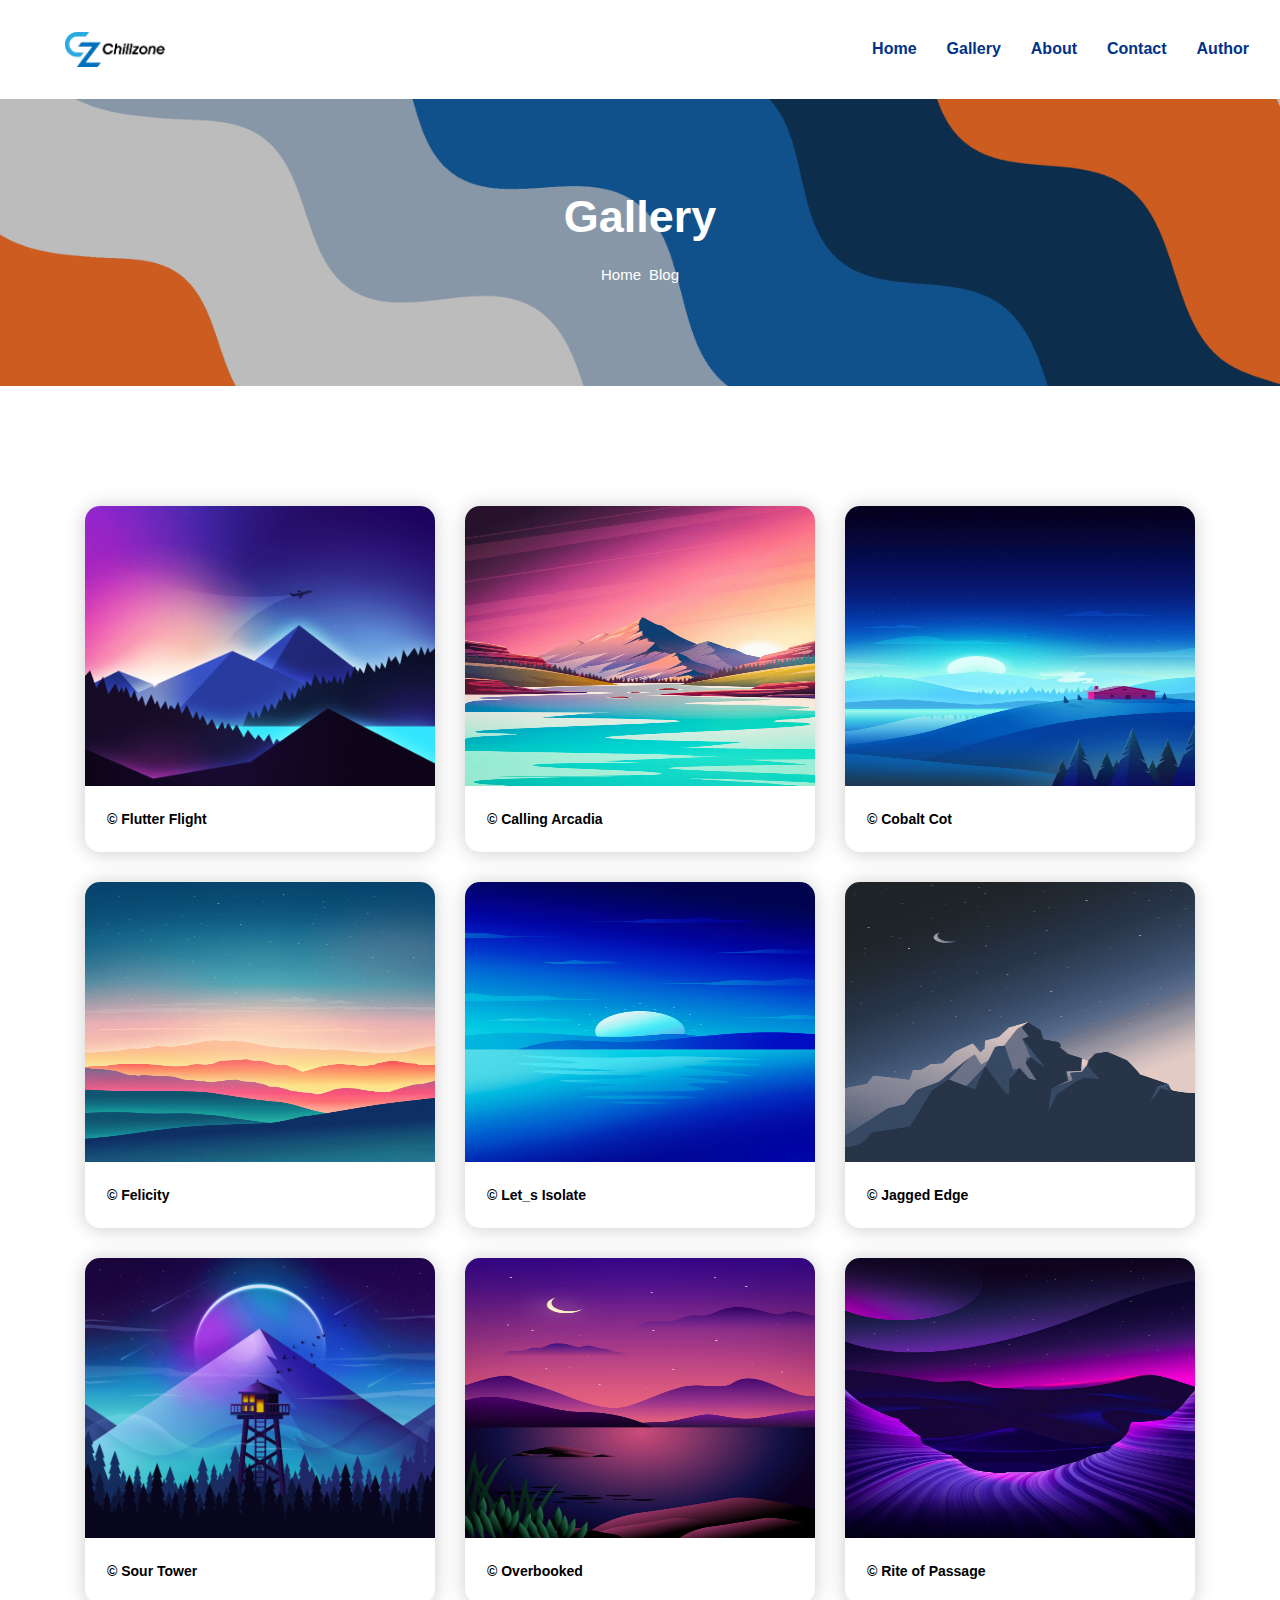
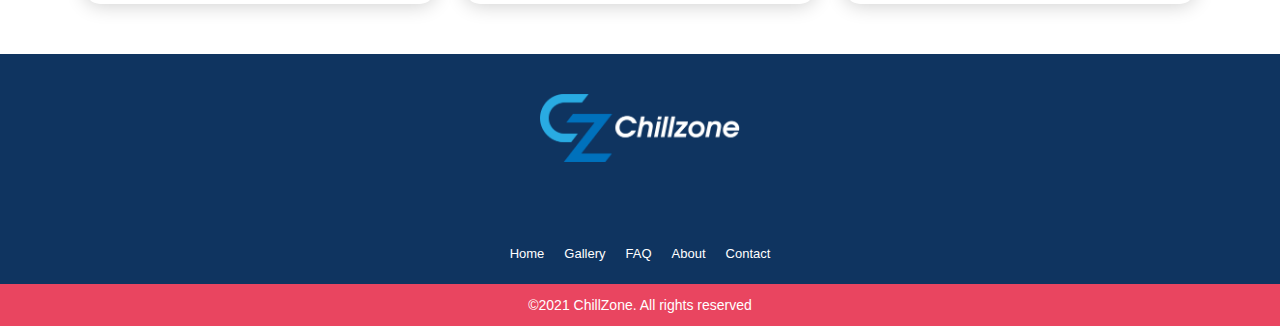
<file: gallery.html>
<!DOCTYPE HTML>
<html lang="zxx">
	<head>
		<meta charset="UTF-8">
	    <meta name="viewport" content="width=device-width, initial-scale=1">
		<title>Gallery</title>
		<!-- FONT AWESOME -->
		<link rel="stylesheet" href="https://use.fontawesome.com/releases/v5.8.2/css/all.css" integrity="sha384-oS3vJWv+0UjzBfQzYUhtDYW+Pj2yciDJxpsK1OYPAYjqT085Qq/1cq5FLXAZQ7Ay" crossorigin="anonymous">
		<!-- BOOTSTRAP GRID CSS -->
		<link rel="stylesheet" href="assets/css/bootstrap.min.css" />
		<link rel="stylesheet" type="text/css" href="assets/css/owl.carousel.min.css">
		<!-- COMMON CSS -->
		<link rel="stylesheet" href="assets/css/common.css" />
		<!-- STYLE CSS -->
		<link rel="stylesheet" href="assets/css/main.css" />
		<!-- Icon -->
		<link rel="Icon" href="./img/cz.png">	
		  <!-- RESPONSIVE CSS -->
		<link rel="stylesheet" href="assets/css/responsive.css" />	

	</head>

	<body>
	<!-- ======= Header Baru ======= -->

	<header id="header" class="header fixed-top">
		<div class="container-fluid  container-xl d-flex align-items-center justify-content-between">
	
		  <a href="index.html" class="logo d-flex align-items-center">
			<img src="./img/Chillzone.png" alt="">
		  </a>
	
		  <nav id="navbar" class="navbar">
			<ul>
			  <li><a class="nav-link scrollto active" href="index.html">Home</a></li>
			  <li><a class="nav-link scrollto" href="gallery.html">Gallery</a></li>
			  <li><a class="nav-link scrollto" href="about_us.html">About</a></li>
			  <li><a class="nav-link scrollto" href="contact.html">Contact</a></li>
			  <li><a class="nav-link scrollto" href="contact_me.html">Author</a></li>
			</ul>
			<i class="bi bi-list mobile-nav-toggle">
				<img src="./img/hamburger.png" alt="">
			</i>
		  </nav><!-- navbar -->
	
		</div>
	  </header>
	  
	  <!-- End Header Baru -->

		<!-- BANNER -->
		<div class="blog_banner">
			<div class="container">
				<div class="blog_banner_info">
					<div class="blog_banner_info_title pad_b20">
						<h2>Gallery</h2>
					</div>
					<div class="blog_title_btm">
						<ul class="blog_title_btm_ul dis_flx">
							<li>
								<a href="">
									Home<i class="fa fa-angle-right"></i>
								</a>
							</li>
							<li>
								<a href="">
									Blog
								</a>
							</li>
						</ul>
					</div>
				</div>
			</div>
		</div>
		<!-- BANNER -->

		<!-- BODY -->
		
		<div class="home_body">
			<div class="container">
				<div class="latest_post">
					<div class="latest_post_top">
						<h1 class="latest_post_h1 brdr_line"></h1>
					</div>
					
					<div class="row">
						<div class="col-12 col-md-6 col-lg-4">
							<a href="blog_post.html">
								<div class="home_card">
									<div class="home_card_top_gallery">
										<img src="img/Flutter Flight.jpg" alt="image">
									</div>
									<div class="home_card_bottom">
										<div class="home_card_bottom_text">
											<p class="author_name">© Flutter Flight</p>
											<!-- <ul class="home_card_bottom_text_ul">
												<li>
													<a href="blog_post.html">engineering</a>
													<span><i class="fas fa-angle-right"></i></span>
												</li>
												<li>
													<a href="blog_post.html">data science and database</a>
												</li>
											</ul>
											<a href="blog_post.html">
												<h2 class="home_card_h2">Semi-supervised Image Classification with Unlabeled Data</h2>
											</a>
											<p class="post_p">
												Supervised learning is the key to computer vision and deep learning. However, what happens when you don’t have access to large, human-labeled datasets?

												In this article, Toptal Computer Vision Developer Urwa Muaz demonstrates the potential of semi-supervised image classification using unlabeled datasets.
											</p> -->
											<!-- <div class="home_card_bottom_tym">
												<div class="home_card_btm_left">
													<img src="img/man1.jpg" alt="image">
												</div>
												<div class="home_card_btm_r8">
												<a href="contact_me.html"><p class="author_name">Amy Sept</p></a>
													<ul class="home_card_btm_r8_ul">
														<li>Dec 4, 2019</li>
														<li><span class="dot"></span>3 Min Read</li>
													</ul>
												</div>
											</div> -->
										</div>
									</div>
								</div>
							</a>
						</div>
					
						<div class="col-12 col-md-6 col-lg-4">
							<a href="blog_post.html">
								<div class="home_card">
									<div class="home_card_top_gallery">
										<img src="img/Calling Arcadia.jpg" alt="image">
									</div>
									<div class="home_card_bottom">
										<div class="home_card_bottom_text">
											<p class="author_name">© Calling Arcadia</p>
											<!-- <ul class="home_card_bottom_text_ul">
												<li>
													<a href="blog_post.html">engineering</a>
													<span><i class="fas fa-angle-right"></i></span>
												</li>
												<li>
													<a href="blog_post.html">data science and database</a>
												</li>
											</ul>
											<a href="blog_post.html">
												<h2 class="home_card_h2">Semi-supervised Image Classification with Unlabeled Data</h2>
											</a>
											<p class="post_p">
												Supervised learning is the key to computer vision and deep learning. However, what happens when you don’t have access to large, human-labeled datasets?

												In this article, Toptal Computer Vision Developer Urwa Muaz demonstrates the potential of semi-supervised image classification using unlabeled datasets.
											</p> -->
											<!-- <div class="home_card_bottom_tym">
												<div class="home_card_btm_left">
													<img src="img/man1.jpg" alt="image">
												</div>
												<div class="home_card_btm_r8">
												<a href="contact_me.html"><p class="author_name">Amy Sept</p></a>
													<ul class="home_card_btm_r8_ul">
														<li>Dec 4, 2019</li>
														<li><span class="dot"></span>3 Min Read</li>
													</ul>
												</div>
											</div> -->
										</div>
									</div>
								</div>
							</a>
						</div>
						<div class="col-12 col-md-6 col-lg-4">
							<a href="blog_post.html">
								<div class="home_card">
									<div class="home_card_top_gallery">
										<img src="img/Cobalt Cot.jpg" alt="image">
									</div>
									<div class="home_card_bottom">
										<div class="home_card_bottom_text">
											<p class="author_name">© Cobalt Cot</p>
											<!-- <ul class="home_card_bottom_text_ul">
												<li>
													<a href="blog_post.html">engineering</a>
													<span><i class="fas fa-angle-right"></i></span>
												</li>
												<li>
													<a href="blog_post.html">data science and database</a>
												</li>
											</ul>
											<a href="blog_post.html">
												<h2 class="home_card_h2">Semi-supervised Image Classification with Unlabeled Data</h2>
											</a>
											<p class="post_p">
												Supervised learning is the key to computer vision and deep learning. However, what happens when you don’t have access to large, human-labeled datasets?

												In this article, Toptal Computer Vision Developer Urwa Muaz demonstrates the potential of semi-supervised image classification using unlabeled datasets.
											</p> -->
											<!-- <div class="home_card_bottom_tym">
												<div class="home_card_btm_left">
													<img src="img/man1.jpg" alt="image">
												</div>
												<div class="home_card_btm_r8">
												<a href="contact_me.html"><p class="author_name">Amy Sept</p></a>
													<ul class="home_card_btm_r8_ul">
														<li>Dec 4, 2019</li>
														<li><span class="dot"></span>3 Min Read</li>
													</ul>
												</div>
											</div> -->
										</div>
									</div>
								</div>
							</a>
						</div>
						<div class="col-12 col-md-6 col-lg-4">
							<a href="blog_post.html">
								<div class="home_card">
									<div class="home_card_top_gallery">
										<img src="img/Felicity.jpg" alt="image">
									</div>
									<div class="home_card_bottom">
										<div class="home_card_bottom_text">
											<p class="author_name">© Felicity</p>
											<!-- <ul class="home_card_bottom_text_ul">
												<li>
													<a href="blog_post.html">engineering</a>
													<span><i class="fas fa-angle-right"></i></span>
												</li>
												<li>
													<a href="blog_post.html">data science and database</a>
												</li>
											</ul>
											<a href="blog_post.html">
												<h2 class="home_card_h2">Semi-supervised Image Classification with Unlabeled Data</h2>
											</a>
											<p class="post_p">
												Supervised learning is the key to computer vision and deep learning. However, what happens when you don’t have access to large, human-labeled datasets?

												In this article, Toptal Computer Vision Developer Urwa Muaz demonstrates the potential of semi-supervised image classification using unlabeled datasets.
											</p> -->
											<!-- <div class="home_card_bottom_tym">
												<div class="home_card_btm_left">
													<img src="img/man1.jpg" alt="image">
												</div>
												<div class="home_card_btm_r8">
												<a href="contact_me.html"><p class="author_name">Amy Sept</p></a>
													<ul class="home_card_btm_r8_ul">
														<li>Dec 4, 2019</li>
														<li><span class="dot"></span>3 Min Read</li>
													</ul>
												</div>
											</div> -->
										</div>
									</div>
								</div>
							</a>
						</div>
						<div class="col-12 col-md-6 col-lg-4">
							<a href="blog_post.html">
								<div class="home_card">
									<div class="home_card_top_gallery">
										<img src="img/Let_s Isolate.jpg" alt="image">
									</div>
									<div class="home_card_bottom">
										<div class="home_card_bottom_text">
											<p class="author_name">© Let_s Isolate</p>
											<!-- <ul class="home_card_bottom_text_ul">
												<li>
													<a href="blog_post.html">engineering</a>
													<span><i class="fas fa-angle-right"></i></span>
												</li>
												<li>
													<a href="blog_post.html">data science and database</a>
												</li>
											</ul>
											<a href="blog_post.html">
												<h2 class="home_card_h2">Semi-supervised Image Classification with Unlabeled Data</h2>
											</a>
											<p class="post_p">
												Supervised learning is the key to computer vision and deep learning. However, what happens when you don’t have access to large, human-labeled datasets?

												In this article, Toptal Computer Vision Developer Urwa Muaz demonstrates the potential of semi-supervised image classification using unlabeled datasets.
											</p> -->
											<!-- <div class="home_card_bottom_tym">
												<div class="home_card_btm_left">
													<img src="img/man1.jpg" alt="image">
												</div>
												<div class="home_card_btm_r8">
												<a href="contact_me.html"><p class="author_name">Amy Sept</p></a>
													<ul class="home_card_btm_r8_ul">
														<li>Dec 4, 2019</li>
														<li><span class="dot"></span>3 Min Read</li>
													</ul>
												</div>
											</div> -->
										</div>
									</div>
								</div>
							</a>
						</div>
						<div class="col-12 col-md-6 col-lg-4">
							<a href="blog_post.html">
								<div class="home_card">
									<div class="home_card_top_gallery">
										<img src="img/Jagged Edge.png" alt="image">
									</div>
									<div class="home_card_bottom">
										<div class="home_card_bottom_text">
											<p class="author_name">© Jagged Edge</p>
											<!-- <ul class="home_card_bottom_text_ul">
												<li>
													<a href="blog_post.html">engineering</a>
													<span><i class="fas fa-angle-right"></i></span>
												</li>
												<li>
													<a href="blog_post.html">data science and database</a>
												</li>
											</ul>
											<a href="blog_post.html">
												<h2 class="home_card_h2">Semi-supervised Image Classification with Unlabeled Data</h2>
											</a>
											<p class="post_p">
												Supervised learning is the key to computer vision and deep learning. However, what happens when you don’t have access to large, human-labeled datasets?

												In this article, Toptal Computer Vision Developer Urwa Muaz demonstrates the potential of semi-supervised image classification using unlabeled datasets.
											</p> -->
											<!-- <div class="home_card_bottom_tym">
												<div class="home_card_btm_left">
													<img src="img/man1.jpg" alt="image">
												</div>
												<div class="home_card_btm_r8">
												<a href="contact_me.html"><p class="author_name">Amy Sept</p></a>
													<ul class="home_card_btm_r8_ul">
														<li>Dec 4, 2019</li>
														<li><span class="dot"></span>3 Min Read</li>
													</ul>
												</div>
											</div> -->
										</div>
									</div>
								</div>
							</a>
						</div>
						<div class="col-12 col-md-6 col-lg-4">
							<a href="blog_post.html">
								<div class="home_card">
									<div class="home_card_top_gallery">
										<img src="img/Sour Tower.png" alt="image">
									</div>
									<div class="home_card_bottom">
										<div class="home_card_bottom_text">
											<p class="author_name">© Sour Tower</p>
											<!-- <ul class="home_card_bottom_text_ul">
												<li>
													<a href="blog_post.html">engineering</a>
													<span><i class="fas fa-angle-right"></i></span>
												</li>
												<li>
													<a href="blog_post.html">data science and database</a>
												</li>
											</ul>
											<a href="blog_post.html">
												<h2 class="home_card_h2">Semi-supervised Image Classification with Unlabeled Data</h2>
											</a>
											<p class="post_p">
												Supervised learning is the key to computer vision and deep learning. However, what happens when you don’t have access to large, human-labeled datasets?

												In this article, Toptal Computer Vision Developer Urwa Muaz demonstrates the potential of semi-supervised image classification using unlabeled datasets.
											</p> -->
											<!-- <div class="home_card_bottom_tym">
												<div class="home_card_btm_left">
													<img src="img/man1.jpg" alt="image">
												</div>
												<div class="home_card_btm_r8">
												<a href="contact_me.html"><p class="author_name">Amy Sept</p></a>
													<ul class="home_card_btm_r8_ul">
														<li>Dec 4, 2019</li>
														<li><span class="dot"></span>3 Min Read</li>
													</ul>
												</div>
											</div> -->
										</div>
									</div>
								</div>
							</a>
						</div>
						<div class="col-12 col-md-6 col-lg-4">
							<a href="blog_post.html">
								<div class="home_card">
									<div class="home_card_top_gallery">
										<img src="img/Overbooked.jpg" alt="image">
									</div>
									<div class="home_card_bottom">
										<div class="home_card_bottom_text">
											<p class="author_name">© Overbooked</p>
											<!-- <ul class="home_card_bottom_text_ul">
												<li>
													<a href="blog_post.html">engineering</a>
													<span><i class="fas fa-angle-right"></i></span>
												</li>
												<li>
													<a href="blog_post.html">data science and database</a>
												</li>
											</ul>
											<a href="blog_post.html">
												<h2 class="home_card_h2">Semi-supervised Image Classification with Unlabeled Data</h2>
											</a>
											<p class="post_p">
												Supervised learning is the key to computer vision and deep learning. However, what happens when you don’t have access to large, human-labeled datasets?

												In this article, Toptal Computer Vision Developer Urwa Muaz demonstrates the potential of semi-supervised image classification using unlabeled datasets.
											</p> -->
											<!-- <div class="home_card_bottom_tym">
												<div class="home_card_btm_left">
													<img src="img/man1.jpg" alt="image">
												</div>
												<div class="home_card_btm_r8">
												<a href="contact_me.html"><p class="author_name">Amy Sept</p></a>
													<ul class="home_card_btm_r8_ul">
														<li>Dec 4, 2019</li>
														<li><span class="dot"></span>3 Min Read</li>
													</ul>
												</div>
											</div> -->
										</div>
									</div>
								</div>
							</a>
						</div>
						<div class="col-12 col-md-6 col-lg-4">
							<a href="blog_post.html">
								<div class="home_card">
									<div class="home_card_top_gallery">
										<img src="img/Rite of Passage.jpg" alt="image">
									</div>
									<div class="home_card_bottom">
										<div class="home_card_bottom_text">
											<p class="author_name">© Rite of Passage</p>
											<!-- <ul class="home_card_bottom_text_ul">
												<li>
													<a href="blog_post.html">engineering</a>
													<span><i class="fas fa-angle-right"></i></span>
												</li>
												<li>
													<a href="blog_post.html">data science and database</a>
												</li>
											</ul>
											<a href="blog_post.html">
												<h2 class="home_card_h2">Semi-supervised Image Classification with Unlabeled Data</h2>
											</a>
											<p class="post_p">
												Supervised learning is the key to computer vision and deep learning. However, what happens when you don’t have access to large, human-labeled datasets?

												In this article, Toptal Computer Vision Developer Urwa Muaz demonstrates the potential of semi-supervised image classification using unlabeled datasets.
											</p> -->
											<!-- <div class="home_card_bottom_tym">
												<div class="home_card_btm_left">
													<img src="img/man1.jpg" alt="image">
												</div>
												<div class="home_card_btm_r8">
												<a href="contact_me.html"><p class="author_name">Amy Sept</p></a>
													<ul class="home_card_btm_r8_ul">
														<li>Dec 4, 2019</li>
														<li><span class="dot"></span>3 Min Read</li>
													</ul>
												</div>
											</div> -->
										</div>
									</div>
								</div>
							</a>
						</div>

						
					</div>
				</div>
			</div>
		
		<!-- BODY -->

		<!-- FOOTER -->
		<div class="footer_section">

			<a aria-label='ChillZone' href="index.html"><img class="footer-logo" src="./img/chillzoneWhite.png" alt=""></a>
			

			<div class="footer_section_social">
				<ul class="footer_section_social_ul">
					   <li>
                            <a aria-label='facebook' href="https://facebook.com" title='facebook'><i class="fab fa-facebook-f"></i></a>
                        </li>

                        <li>
                            <a aria-label='instagram' href="https://instagram.com/" title='instagram'><i class="fab fa-instagram"></i></a>
                        </li>

                        <li>
                            <a aria-label='twitter' href="https://twitter.com" title='twitter'><i class="fab fa-twitter"></i></a>
                        </li>

                        <li>
                            <a aria-label='google' href="https://google.com/" title='google'><i class="fab fa-google-plus-g"></i></a>
                        </li>
				</ul>
			</div>
			<div class="footer_section_mnu">
				<ul class="footer_section_ul">
					<li>
						<a href="index.html">Home</a>
					</li>
					<li>
						<a href="gallery.html">Gallery</a>
					</li>
					<li>
						<a href="faq.html">FAQ</a>
					</li>
					<li>
						<a href="about_us.html">About</a>
					</li>
					<li>
						<a href="contact.html">Contact</a>
					</li>
				</ul>
			</div>
		</div>
		<div class="footer_copy_right">
			<p>©2021 ChillZone. All rights reserved</p>
		</div>
		<!-- FOOTER -->
	<script src="/assets/js/jquery-3.3.1.min.js"></script>
    <script src="assets/js/owl.carousel.min.js"></script>
	<script src="assets/js/main.js"></script>
	
    
	</body>
</html>
</file>
<file: assets/css/common.css>
*{
    margin: 0px;
    padding: 0px;
}
html{
    padding: 0px;
    margin: 0 auto;
    font-weight: 400;
}
body {
    margin: 0px auto;
    padding: 0px;
    font-family: 'Open Sans', sans-serif;
    line-height: 20px;
    font-size: 15px;
    line-height: 1.42857143;
    color: #333;
    background-color: #fff;
}

h1{
    font-size: 40px;
}
h2{
    font-size: 27px;
}
h3{
    font-size: 24px;
}
h4{
    font-size: 17px;
}
h1,h2,h3,h4, h5,h6{
    margin: 0px;
}
ul{
    padding: 0;
    margin: 0px;
    list-style: none;
}
textarea {
    resize: none !important;
}
button{
    cursor: pointer;
}
button:focus, input:focus, select:focus, textarea:focus{
    outline: none;
    box-shadow: none;
    border-bottom: 1px solid #204ecf !important;
}

ul{
	padding:0px;
	margin:0px;
}
img{
	width:100%;
	display:block;
    height: 100%;
}
a:hover{
    text-decoration: none;
    color: none;
}
a{
    color: #0c5898;
    transition: .3s all ease;
}
/*COL  PADDING AND MARGIN*/
.mrgn0{margin: 0px;}
.mrgn4{margin: 0px -4px;}
.pdng0{padding: 0px;}
.pdng4{
    padding: 4px;
}

/*COL PADDING AND MARGIN*/
.text_center{
    text-align: center;
}
.text_right{
    text-align: right;
}
.text_left{
    text-align: left;
}
/*background color*/
.bg_wht{
    background-color: #fff;
}

/*background color end*/

/*border color*/

/*Display*/
.dis_fx_cntr{
    display: flex;
    align-items: center;
}

/*Color*/
.clr_wht {
    color: #fff;
}
/*Color end*/

/*margin top*/
.mar_t5{
    margin-top: 5px;
}
.mar_t10{
    margin-top: 10px;
}
.mar_t15{
    margin-top: 15px;
}
.mar_t20{
    margin-top: 20px;
}
.mar_t25{
    margin-top: 25px;
}
.mar_t30{
    margin-top: 30px;
}
.mar_t35{
    margin-top: 35px;
}
.mar_t40{
    margin-top: 40px;
}
.mar_t45{
    margin-top: 45px;
}
.mar_t50{
    margin-top: 50px;
}
.mar_t60{
    margin-top: 60px;
}
/*margin bottom*/
.mar_b10{
    margin-bottom: 10px;
}
.mar_b15{
    margin-bottom: 15px;
}
.mar_b20{
    margin-bottom: 20px;
}
.mar_b25{
    margin-bottom: 25px;
}
.mar_b30{
    margin-bottom: 30px;
}
.mar_b35{
    margin-bottom: 35px;
}
.mar_b40{
    margin-bottom: 40px;
}

/*margin right*/
.mar_r5{
    margin-right: 5px;
}
.mar_r10{
    margin-right: 10px;
}
.mar_r15{
    margin-right: 15px;
}
.mar_r20{
    margin-right: 20px;
}
.mar_r25{
    margin-right: 25px;
}
.mar_r30{
    margin-right: 30px;
}
.mar_r35{
    margin-right: 35px;
}

/*padding top*/
.pad{
    padding: 15px;
}
.pad_t10{
    padding-top: 10px;
}
.pad_t15{
   padding-top: 15px;
}
.pad_t20{
    padding-top: 20px;
}
.pad_t25{
    padding-top: 25px;
}
.pad_t30{
    padding-top: 30px;
}
.pad_t35{
    padding-top: 35px;
}
.pad_t40{
    padding-top: 40px;
}
.pad_t45{
    padding-top: 45px;
}

/*Padding Bottom*/
.pad_b5{
    padding-bottom: 5px;
}
.pad_b10{
    padding-bottom: 10px;
}
.pad_b15{
   padding-bottom: 15px;
}
.pad_b20{
    padding-bottom: 20px;
}
.pad_b25{
    padding-bottom: 25px;
}
.pad_b40{
    padding-bottom: 40px;
}

/*padding left*/
.pad_l5{
    padding-left: 5px;
}
.pad_l10{
    padding-left: 10px;
}
.pad_l15{
    padding-left: 15px;
}
.pad_l20{
    padding-left: 20px;
}
.pad_l25{
    padding-left: 25px;
}
.pad_l60{
    padding-left: 60px;
}

/*padding right*/
.pad_r5{
    padding-right: 5px;
}
.pad_r10{
    padding-right: 10px;
}
.pad_r15{
   padding-right: 15px;
}
.pad_r20{
    padding-right: 20px;
}
.pad_r25{
    padding-right: 25px;
}
</file>
<file: assets/css/main.css>
:root{scroll-behavior:smooth}::-webkit-scrollbar{width:10px}::-webkit-scrollbar-track{background:0 0}::-webkit-scrollbar-thumb{background:#3f5cac;border-radius:20px}::-webkit-scrollbar-thumb:hover{background:#283e79}p{margin:0;line-height:22px;font-size:14px;color:#000}.header{transition:all .5s;padding:20px 0;background:#fff}.header.header-scrolled{box-shadow:0 0 30px rgba(127,137,161,.25)}.header .logo{line-height:0;width:100px;margin-left:50px}.header .logo img{max-height:40px;margin-right:6px}.header .logo span{font-size:30px;font-weight:700;letter-spacing:1px;color:#012970;font-family:Nunito,sans-serif;margin-top:3px}.navbar ul{margin:0;padding:0;display:flex;list-style:none;align-items:center}.navbar li{position:relative}.navbar a{display:flex;align-items:center;justify-content:space-between;padding:10px 0 10px 30px;font-family:Nunito,sans-serif;font-size:16px;font-weight:700;color:#013289;white-space:nowrap;transition:.3s}.navbar a i{font-size:12px;line-height:0;margin-left:5px}.navbar,.navbar a:hover,.navbar li:hover>a{color:#e94560}.navbar .dropdown ul{display:block;position:absolute;left:14px;top:calc(100% + 30px);margin:0;padding:10px 0;z-index:99;opacity:0;visibility:hidden;background:#fff;box-shadow:0 0 30px rgba(127,137,161,.25);transition:.3s;border-radius:4px}.navbar .dropdown ul li{min-width:200px}.navbar .dropdown ul a{padding:10px 20px;font-size:15px;text-transform:none;font-weight:600}.navbar .dropdown ul a i{font-size:12px}.navbar .dropdown ul .active:hover,.navbar .dropdown ul a:hover,.navbar .dropdown ul li:hover>a{color:#4154f1}.navbar .dropdown:hover>ul{opacity:1;top:100%;visibility:visible}.navbar .dropdown .dropdown ul{top:0;left:calc(100% - 30px);visibility:hidden}.navbar .dropdown .dropdown:hover>ul{opacity:1;top:0;left:100%;visibility:visible}@media (max-width:1366px){.navbar .dropdown .dropdown ul{left:-90%}.navbar .dropdown .dropdown:hover>ul{left:-100%}}.mobile-nav-toggle{color:#012970;font-size:28px;cursor:pointer;display:none;line-height:0;transition:.5s}.mobile-nav-toggle.bi-x{color:#fff}@media (max-width:700px){.mobile-nav-toggle{display:block}.navbar ul{display:none}}.navbar-mobile{position:fixed;overflow:hidden;top:0;right:0;left:0;bottom:0;background:rgba(1,22,61,.9);transition:.3s}.navbar-mobile .mobile-nav-toggle{position:absolute;top:15px;right:15px}.navbar-mobile ul{display:block;position:absolute;top:55px;right:15px;bottom:15px;left:15px;padding:10px 0;border-radius:10px;background-color:#fff;overflow-y:auto;transition:.3s}.navbar-mobile a{padding:10px 20px;font-size:15px;color:#012970}.navbar-mobile .active,.navbar-mobile a:hover,.navbar-mobile li:hover>a{color:#4154f1}.navbar-mobile .dropdown ul{position:static;display:none;margin:10px 20px;padding:10px 0;z-index:99;opacity:1;visibility:visible;background:#fff;box-shadow:0 0 30px rgba(127,137,161,.25)}.navbar-mobile .dropdown ul li{min-width:200px}.navbar-mobile .dropdown ul a{padding:10px 20px}.navbar-mobile .dropdown ul a i{font-size:12px}.navbar-mobile .dropdown ul .active:hover,.navbar-mobile .dropdown ul a:hover,.navbar-mobile .dropdown ul li:hover>a{color:#4154f1}.navbar-mobile .dropdown>.dropdown-active{display:block}.hero{margin-bottom:-20px;margin-top:30px;width:100%;height:100vh;background:url(../../img/hero-bg.png) top center no-repeat;background-size:cover}.hero .btn-get-started{margin-top:30px;line-height:0;padding:25px 35px;border-radius:10px;transition:.5s;color:#fff;background:#4154f1;box-shadow:0 5px 30px rgba(65,84,241,.4)}@media (max-width:700px){.hero .btn-get-started .cntr-btn{text-align:center!important}}.hero .btn-get-started:hover{background-color:#e94560;box-shadow:0 5px 30px rgba(228,22,118,.4)}.hero .btn-get-started span{font-family:Nunito,sans-serif;font-weight:600;font-size:16px;letter-spacing:1px}.hero h1{margin:0;font-size:48px;font-weight:700;color:#012970}.hero h2{color:#444;margin:15px 0 0 0;font-size:22px}@media (min-width:1024px){.hero{background-attachment:fixed}}@media (max-width:991px){.hero{height:auto;padding:120px 0 60px 0}.hero .hero-img{text-align:center;margin-top:80px}.hero .hero-img img{width:80%}}@media (max-width:768px){.hero{text-align:center}.hero h1{font-size:32px}.hero h2{font-size:24px}.hero .hero-img img{width:100%}}.banner_sec{background-color:#fff;position:relative;overflow:hidden;padding:50px 0}.banner_box{text-align:center;padding:13px;height:150px;display:flex;flex-direction:column;align-items:center;justify-content:center;background:#0f3460;transition:.5s ease all;margin-bottom:30px;border-radius:20px}.banner_box:hover{transform:scale(1.2,1.2)}.banner_box i{font-size:28px;color:#fff;font-weight:600;margin-bottom:5px}.banner_box_h3{color:#fff}.banner_box:hover{transform:scale(1.2,1.2);transition:.5s ease all}.banner_box p{padding-top:5px;color:#fff;display:none}.banner_box:hover.banner_box p{transform:rotateY(180deg);transition:.5s ease all}.home_body{background-color:#fff}.latest_post{padding:50px 0 20px}.latest_post_top{text-align:center;margin-bottom:70px}.categorie_top{margin:100px 0 60px}.categorie_ul li{width:33.33%}.categorie_item{background:#ebeced;padding:40px;margin-bottom:30px;color:#000}.categorie_item_p{color:#000;transition:.3s ease all}.categorie_item:hover{background-color:#204ecf;transition:.3s ease all;color:#fff!important}.categorie_item:hover .categorie_item_p{color:#fff}.categorie_item i{font-size:40px}.categorie_item_h2{padding:20px 0}.categorie_top_p{width:50%;margin:0 auto;font-size:15px;margin-top:25px}.home_card{transition:.3s ease all;cursor:pointer;position:relative;margin-bottom:30px;background:#fff;background:#fff;-webkit-box-shadow:0 1px 4px rgba(0,0,0,.04);box-shadow:0 1px 20px rgba(0,0,0,.2);-webkit-border-radius:3px;border-radius:15px;overflow:hidden}.home_card_top{height:178px;z-index:1;position:relative}.home_card_top:after{position:absolute;content:'';top:0;left:0;height:100%;width:100%;opacity:.5;z-index:0;visibility:hidden;transition:.3s ease all}.home_card_bottom{padding:22px}.home_card_bottom_img{width:50px;height:50px;position:relative;top:-30px;left:24px;z-index:1}.home_card_bottom_text_ul{display:flex;text-transform:uppercase;align-items:center;padding:10px 0}.home_card_bottom_text_ul li{display:inline-flex;align-items:center}.home_card_bottom_text_ul li a{font-size:13px}.home_card_bottom_text_ul li span{color:#007bff;padding:0 5px}.home_card_h2{font-size:16px;color:#222;transition:.3s ease all;margin-bottom:10px;min-height:65px;font-weight:600;line-height:22px}.post_name{margin:15px 0 30px}.post_name span{text-transform:uppercase;font-weight:600}.post_p{font-size:14px}.home_card_bottom_tym{margin-top:30px;display:flex;align-items:center;border-top:1px solid #d4d4d4;padding-top:15px}.home_card_btm_left{width:40px;height:40px}.home_card_btm_left img{border-radius:50%}.home_card_btm_r8{flex:1}.author_name{font-weight:600}.home_card_btm_r8_ul{display:flex;margin-top:2px}.home_card_btm_r8_ul li{color:#585858!important;font-size:12px;margin-right:10px}.dot{width:4px;height:4px;background:#a0a0a0;display:inline-block;position:relative;top:-2px;border-radius:50%;left:-4px}.home_card:hover{transform:scale(1.02,1.02);box-shadow:0 1px 15px rgba(0,0,0,.1)}.home_card_h2:hover{color:#204ecf}.home_card:hover .home_card_top:after{visibility:visible}.footer-logo{align-items:center;width:200px;margin-bottom:40px;margin-top:20px}.footer_section{display:flex;flex-direction:column;align-items:center}.footer_copy_right{background:#e94560;text-align:center;padding:10px 0}.footer_copy_right p{color:#fff}.footer_section{background:#0f3460;text-align:center;padding:20px 0}.footer_section_ul{display:flex;justify-content:center}.footer_section_ul li{padding:0 10px}.footer_section_ul li a{color:#fff;font-size:13px;position:relative}.footer_section_ul li a:after{position:absolute;content:'';bottom:-5px;left:0;width:0%;height:2px;background-color:#e94560;transition:.3s ease all;opacity:0;visibility:hidden}.footer_section_ul li a:hover:after{width:100%;opacity:1;visibility:visible}.footer_section_social_ul{display:flex;justify-content:center;padding-bottom:10px}.footer_section_social_ul li{margin:0 10px;cursor:pointer}.footer_section_social_ul li a{color:#fff;font-size:15px;width:30px;height:30px;display:flex;justify-content:center;align-items:center;border-radius:50%}.footer_section_social_ul li a:hover{background:#e94560;transition:.3s ease all;color:#fff}.blog_all{padding-bottom:30px}.catagori_name_h2{margin-bottom:20px;font-size:31px}.blog_catagorie_ul{display:flex;justify-content:center;padding:50px 0}.blog_catagorie_ul li{padding:0 10px}.blog_catagorie_ul li a{color:#656262}.blog_list_active{color:#262d3d;font-weight:600}.blog_banner{position:relative;background:url(../../img/Embellish.png) no-repeat center center;min-height:360px;z-index:1;background-size:cover;padding:100px 0}.blog_banner:after{background:rgba(0,0,0,.2);content:"";height:100%;position:absolute;width:100%;left:0;z-index:-1;top:0}.blog_banner_info{text-align:center;padding-top:90px}.blog_banner_info_title{padding-bottom:20px}.blog_banner_info_title h2{color:#fff;font-weight:700;font-size:45px}.blog_title_btm_ul{justify-content:center;display:flex}.blog_title_btm_ul li a{color:#fff}.blog_title_btm_ul li a i{padding:0 4px 0 4px;font-size:13px}.pagination{display:flex;justify-content:center;width:100%;padding-bottom:40px}.pagination_ul li{margin:0 5px}.pagination_ul li a{border-radius:100px;border:1px solid #8e8e8e;color:#8e8e8e;padding:5px 10px;font-size:14px;transition:.5s ease all}.pagination_ul li a:hover{border:1px solid #fff;color:#fff;background-color:#e94560}.most_read_article{background-color:#f5f5f6;padding:40px 0}.most_read_article_h2{border-bottom:1px solid #d8d9db;margin-bottom:36px;padding-bottom:18px;font-size:28px}.blog_post_sec_all{padding:50px 0}.blog_post_sec{padding-right:20px;padding:30px;border:1px solid #eae4e4;background:#fff;position:relative;top:-120px;z-index:2}.blog_post_top_ul{display:flex;padding-bottom:20px}.blog_post_top_ul li{text-transform:uppercase;padding-right:25px}.blog_post_h1{font-size:35px;padding-bottom:40px}.blog_post_h2{color:#0f256e;margin-bottom:30px}.blog_post_h3{color:#0f256e;margin-bottom:30px}.blog_post_text{font-size:16px;line-height:30px;margin-bottom:30px;color:#262d3d}.spcl_line{background:#f7f7f7;padding:20px 45px 20px 85px;position:relative}.spcl_line:after{position:absolute;content:"\f10d";font-family:"Font Awesome 5 Free";color:rgba(36,36,36,.29);top:50%;left:32px;font-size:32px;font-weight:600;transform:translateY(-50%);-webkit-transform:translateY(-50%);-moz-transform:translateY(-50%);-ms-transform:translateY(-50%);-o-transform:translateY(-50%)}.spcl_line_p{font-size:16px;line-height:26px}.blog_post_ul{padding-left:40px}.blog_post_ul li{font-size:15px;line-height:26px;margin-bottom:14px;color:#262d3d;list-style:decimal}.riview_post{border-top:1px solid #f1f1f1;padding-top:15px}.riview_post_ul{display:flex;justify-content:space-between}.riview_post_ul li i{font-size:20px;padding-right:5px;cursor:pointer;transition:.5s ease all}.riview_post_ul li i:hover{color:#00f}.post_author_sec{display:flex;justify-content:space-between;border-bottom:1px solid #ebeced;border-top:1px solid #ebeced;padding:32px 0;margin-bottom:15px}.post_author_left{display:flex}.post_author_img{width:60px;height:60px}.post_author_info{margin-left:10px;width:50%;display:block}.post_author_title{text-transform:uppercase;font-size:16px;color:#00f;margin-bottom:5px}.post_author_info p{color:#455065;font-size:14px;line-height:18px}.post_author_r8{-webkit-box-align:center;-webkit-align-items:center;-ms-flex-align:center;align-items:center;border:1px solid #ebeced;border-radius:4px;color:#8f96a3;cursor:pointer;display:-webkit-inline-box;display:-webkit-inline-flex;display:-ms-inline-flexbox;display:inline-flex;min-height:62px;min-width:62px;padding:20px;justify-content:center}.post_author_r8 i{color:#909294}.post_author_r8:hover{transition:.5s ease all;background:#f5f7f9}.trnd_artcl_h4{border-bottom:2px solid #eae4e4;padding-bottom:10px;margin-bottom:20px}.blog_post_r8_item{display:flex;margin-bottom:20px;border-bottom:1px solid #eae4e4;padding-bottom:20px}.post_tags_ul li a:hover{background:#00f;border:1px solid #00f;color:#fff;transition:.5s ease all}.blog_post_item_lft{height:80px;width:100px;margin-right:10px}.blog_post_item_r8{flex:1}.blog_post_item_r8_h4{line-height:19px;color:#000;font-weight:600;font-size:15px;transition:.3s ease all;display:-webkit-box;-webkit-box-orient:vertical;overflow:hidden;text-overflow:ellipsis;white-space:normal;-webkit-line-clamp:3}.blog_post_item_r8 a:hover .blog_post_item_r8_h4{text-decoration:underline;color:#00f}.author_name2{font-weight:600;color:#636161;margin-top:2px}.course_price_top{background:#000;text-align:center;height:55px}.course_price_top p{color:#fff;line-height:55px;font-weight:700;font-size:19px}.course_price_main{background:#f3f3f3;padding:30px 30px;text-align:center}.share_social_ul{justify-content:center;display:flex;flex-wrap:wrap}.share_social_ul li{margin:13px;height:48px;width:48px}.share_social_ul li a{display:block;font-size:23px;text-align:center;padding:8px;color:#fff}.post_tags{margin-top:40px}.post_tags_h3{font-weight:600;margin-bottom:15px}.post_tags_ul{display:flex;flex-wrap:wrap}.post_tags_ul li a{color:#666;font-size:13px;font-weight:600;border:1px solid #666;padding:7px 13px;margin:0 10px 10px 0;display:inline-block}.blog_post_left{margin-right:20px}.post_dtls_cmnt_sec{padding:30px;margin-top:50px;border:1px solid #eae4e4}.post_dtls_title2{font-weight:700;font-size:18px}.cmnt_box_all{border-bottom:1px solid #f1f1f1;padding:15px 0}.cmnt_box_all:last-child{border-bottom:0}.cmnt_box_top_left{align-items:center}.cmnt_box_top_left{flex:1}.cmnt_img{height:50px;width:50px}.cmnt_img img{border-radius:50%}.cmnnt_name{display:flex;justify-content:space-between;flex:1}.me_nam{margin-top:4px;font-size:15px;font-weight:600;text-transform:uppercase;color:#333}.cmnt_name_right_p{text-transform:uppercase}.post_reply{color:#000;font-style:italic;font-weight:600;cursor:pointer}.reply_sec{padding-left:50px}.cmnt_frm{padding:30px;margin-top:20px;background:#fff;border-radius:15px}.cmnt_input{margin-bottom:30px}.cmnt_input p{text-transform:uppercase;font-weight:600;position:relative}.cmnt_input input,textarea{border-style:none none solid;box-shadow:none;height:50px;transition:all .3s ease 0s;width:100%;border-bottom:1px solid #b2b2b2;font-size:13px}.dtls_frm_btn{margin-left:11px}.dtls_frm_btn button{font-size:14px;padding:11px 30px;background:#4d70d2;border:none;border-radius:20px;color:#fff;font-weight:600;font-family:"Open Sans",sans-serif;text-transform:uppercase;transition:.5s ease}.dtls_frm_btn button:hover{background:#e94560}.fb{background-color:#3b5998}.google{background-color:#dd4b39}.instgrm{background-color:#f56040}.twtr{background-color:#1da1f2}.skpye{background-color:#00aff0}.utube{background-color:#cd201f}.lnkdn{background-color:#8d6cab}.pinstr{background-color:#bd081c}.faq_sec{padding:50px 0}.faq_top{text-align:center;max-width:800px;margin:0 auto;margin-bottom:60px}.faq_top_h1{color:#3863a0;margin-bottom:20px}.faq_top_p{font-size:16px;line-height:26px}.faq_card{padding:30px;border:1px solid #eae4e4;margin-bottom:40px}.faq_card:last-child{margin-bottom:0}.faq_card_h3{color:#3863a0;margin-bottom:20px}.faq_title_que{color:#3c3c3c;font-weight:600;margin-bottom:10px}.faq_ans{margin-bottom:25px}.faq_ans:last-child{margin-bottom:0}.contact_page{padding:35px 0 50px;background:#f2f2f2}.about_us_page{padding:50px 0}.about_list{margin-top:20px}.about_us_sec_h2{font-weight:600;margin-bottom:30px}.about_us_sec_h4{font-size:18px;font-weight:600;margin-bottom:10px}.about_us_sec_text{font-size:15px;line-height:25px;margin-bottom:15px}.about_us_sec_ul{padding-left:50px;margin-bottom:25px}.about_us_sec_ul li{font-size:15px;line-height:25px;margin-bottom:10px;list-style:lower-alpha}.me_prfl_left_top_img{position:relative;overflow:hidden;border-radius:15px}.author_page{padding:50px 0 50px 0}.me_prfl_left_top_img:after{content:'';position:absolute;height:138%;transform:rotate(-222deg);background-color:#f5f0f06e;width:40px;top:156px;left:25px}.me_prfl_left_top_img:hover .me_prfl_left_top_img:after{top:-320%}.me_cntct_title{font-weight:700;font-size:19px;margin:20px 0 10px 0;position:relative;border-bottom:1px solid #d7d7d7;padding-bottom:10px;color:#000}.me_cntct_title:after{position:absolute;content:'';left:0;height:1px;background:#204ecf;width:108px;bottom:-1px}.me_cntct_ul li{font-size:13px;margin-bottom:5px}.me_cntct_ul li i{font-size:13px;padding-right:5px}.me_social_ul li{margin-right:10px}.me_social_ul li a{background:#f9f9f9;border-radius:50%;color:#a7a7a7;display:block;font-size:17px;height:35px;line-height:35px;text-align:center;transition:all .4s ease 0s;width:35px}.me_social_ul li a:hover{box-shadow:0 0 10px rgba(0,0,0,.13);transition:all .3s ease-in-out;background:#204ecf;color:#fff}.progrsbar_single_top{display:flex;margin-top:20px}.prgrs_title{flex:1;font-weight:600;margin-bottom:7px;font-size:15px}.me_cntct_name{font-weight:600;margin-bottom:10px}.me_prfsn_title{font-size:16px;margin-bottom:20px;font-weight:600}.me_prfl_descrb_text{margin-bottom:10px}.me_skil:after{width:72px}.home_card_top_gallery{height:280px;z-index:1;position:relative}.gallery_page{padding:50px 0}.gallery_card_main{overflow:hidden}.gallery_card{position:relative;margin-bottom:30px;transform:scale(1);transition:.5s ease all}.gallery_card:after{content:'';position:absolute;height:100%;width:100%;top:0;left:0;opacity:0;visibility:hidden;transition:.3s ease all;background:#553ebd;background:linear-gradient(73deg,rgba(32,78,207,.59) 50%,rgba(150,170,226,.48503151260504207) 100%)}.gallery_card:hover{transform:scale(1.05)}.gallery_card:hover:after{opacity:1;visibility:visible}.post_que{padding:30px;border:1px solid #eae4e4;margin-top:50px}.post_que_h2{text-transform:uppercase;margin-bottom:10px}.post_que_single{border-bottom:1px solid #eae4e4;padding:30px 0 0}.post_que_single_top{display:flex;align-items:center;padding-bottom:20px;cursor:pointer}.post_que_single_top i{font-size:22px}.post_que_title{font-size:22px;margin-left:20px}.post_que_single_btm{padding-left:31px}.post_que_text{padding-bottom:20px}.pm i.fa-angle-right:before{content:"\f107"}.dis_none{display:none}
</file>
<file: assets/css/responsive.css>
@media (min-width: 1400px) all and (max-width: 2100px) {}
</file>
